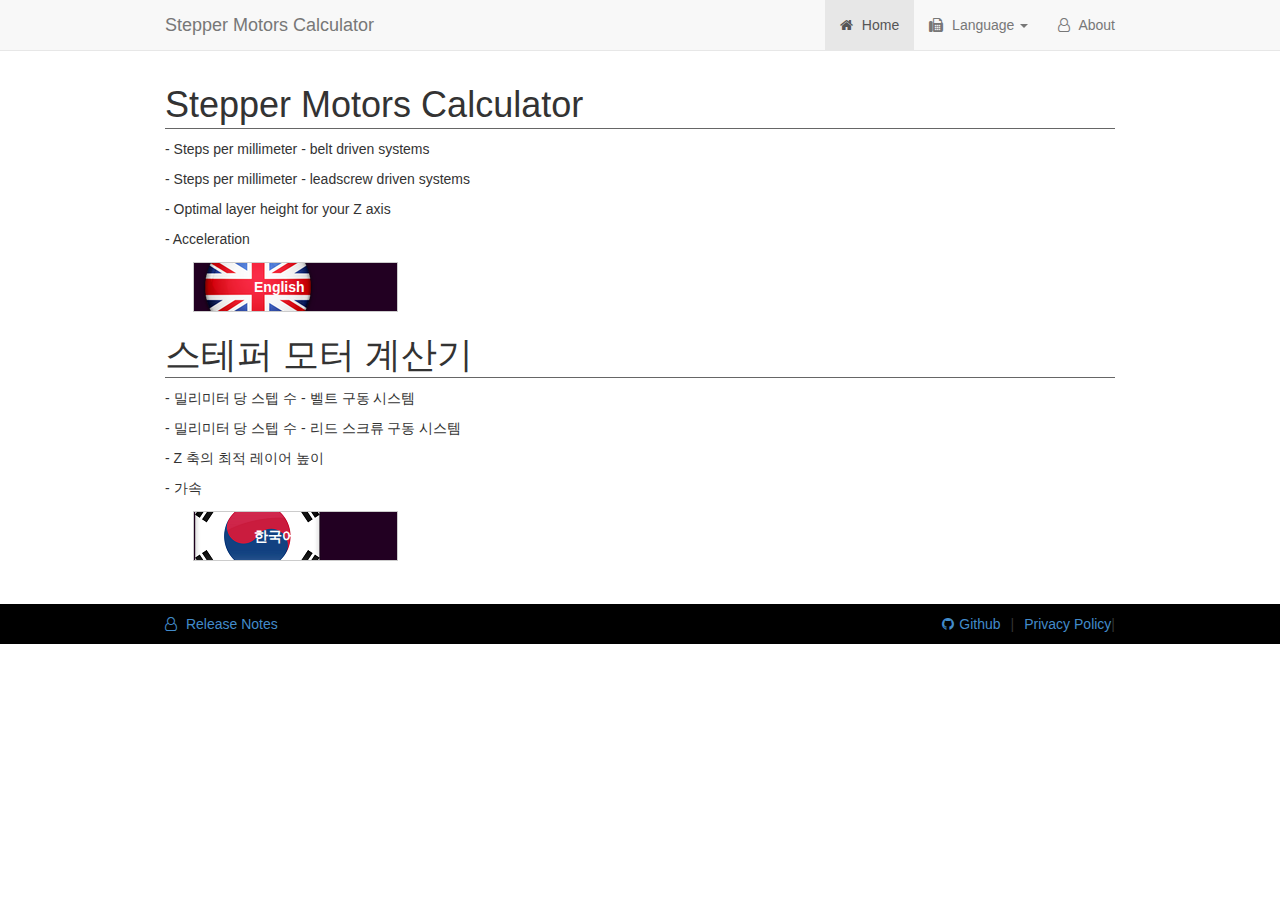
<file: docs/index.html>
<!DOCTYPE html>
<html class="no-js" lang="en-kr">

<head>
<meta charset="utf-8" />
<meta name="viewport" content="width=device-width, initial-scale=1, maximum-scale=1">
<meta name="keywords" content="Stepper Motors Calculator" />
<meta name="description" content="Stepper Motors Calculator" />

<link rel="icon" type="image/x-icon" href="favicon.ico">
<link href="css/bootstrap.united.min.css" rel="stylesheet">
<link href="css/site.css" rel="stylesheet">
<link href="css/font-awesome.min.css" rel="stylesheet">

<title>Stepper Motors Calculator</title>
<style type="text/css">
#language-toggle { padding:25px 0 0 0; }
.nav-button ul {list-style-type:none; margin:0px; padding-left:25px; margin-right:15px; display:flex; flex-wrap: wrap;} 
.nav-button ul li {float:left; width:205px; margin:3px;} 
.nav-button ul li a {display:block; padding:4px 4px 4px 60px; margin:2px; background-color:#202; border:solid 1px #ccc; color:#fff; text-decoration:none; font-weight:bold; text-align:left; height:50px;  display:table-cell; vertical-align:middle; width:205px;  background-repeat:no-repeat; background-position:left;}
.nav-button ul li a:hover, .nav-button ul li a.active {background-color:#c62920;}

#request-nav {list-style-type:none; margin:2px 0px 0px 2px; color:#999; padding:0px; display:table ; float:left; width:205px;} 
#request-nav a {display:block; padding:1px 0px 2px 60px; margin:2px; border:1px solid #999; background-color:#FFF; border:solid 3px #ccc; color:#999; text-decoration:none; font-weight:bold; text-align:left; height:50px;  display:table-cell; vertical-align:middle; width:205px;  background-repeat:no-repeat; background-position:left;}

.rtl #request-nav {margin:2px 2px 0px 0px; float:right; padding: 0px;} 
.rtl #request-nav a {padding:1px 60px 2px 0px; text-align:right; background-position:right;}

.rtl .nav-button ul {margin-left:15px; margin-right:0px; padding: 0px;} 
.rtl .nav-button ul li {float:right;} 
.rtl .nav-button ul li a {padding:4px 60px 4px 4px; text-align:right; background-position:right;}

.flag-english a {background:url(images/flag-united-kingdom-icon.png?la=en)}
.flag-korean a {background:url(images/flag-korea-icon.png?la=en)}
.flag-chinese a {background:url(images/flag-china-icon.png?la=en)}

.battery-life a {background:url(images/battery-icon2125.png?la=en)}
.btu-joules a {background:url(images/joules-icon2125.png?la=en)}
.capacitance a {background:url(images/capacitor-icon2125.png?la=en)}
.capacitor-discharge a {background:url(images/capacitor-discharge-icon2125.png?la=en)}
.capacitor-series-parallel a {background:url(images/capacitor-series-parallel-icon2125.png?la=en)}
.current-divider a {background:url(images/current-divider-icon2125.png?la=en)}
.dbm-watts a {background:url(images/dbm-icon2125.png?la=en)}
.force a {background:url(images/force-icon2125.png?la=en)}
.fractions a {background:url(images/decimal-icon2125.png?la=en)}
.inductance a {background:url(images/inductance-icon2125.png?la=en)}
.led-series a {background:url(images/led-icon2125.png?la=en)}
.length a {background:url(images/ruler-icon2125.png?la=en)}
.ohms-law a {background:url(images/ohms-icon2125.png?la=en)}
.pcb-trace-width a {background:url(images/pcb-trace-width-icon2125.png?la=en)}
.pressure a {background:url(images/pressure-icon2125.png?la=en)}
.reactance a {background:url(images/reactance-icon2125.png?la=en)}
.request a {background:url(images/request-icon.png)}
.resistor-parallel-series a {background:url(images/resistor-parallel-series-icon2125.png?la=en)}
.resistors a {background:url(images/resistor-icon2125.png?la=en)}
.temperature a {background:url(images/temp-icon2125.png?la=en)}
.time a {background:url(images/time-icon2125.png?la=en)}
.voltage-divider a {background:url(images/voltage-divider-icon2125.png?la=en)}
.volume a {background:url(images/volume-icon2125.png?la=en)}
.weight a  {background:url(images/scales-icon2125.png?la=en)}

@media screen and (max-width:500px){
.nav-button ul {padding:0px;} 
.nav-button ul li {width: auto; margin:3px; padding-left: 25px;} 
#request-nav {width: auto; padding-left: 12.5px;}
}
</style>
<link rel='stylesheet' id='klein-bootstrap-css'  href='css/bootstrap7a2a.css?ver=2.1.4.4' type='text/css' media='all' />
<link rel='stylesheet' id='klein-layout-css'  href='css/layout7a2a.css?ver=2.1.4.4' type='text/css' media='all' />
<!--link rel='stylesheet' id='klein-mobile-stylesheet-css'  href='css/mobile7a2a.css?ver=2.1.4.4' type='text/css' media='all' /-->

<script type='text/javascript' src='js/jquery/jqueryb8ff.js?ver=1.12.4'></script>
<script type='text/javascript' src='js/jquery/jquery-migrate.min330a.js?ver=1.4.1'></script>

<link rel="stylesheet" type="text/css" href="css/fonts.css" />
<link rel="stylesheet" type="text/css" href="css/global3683.css" />
        
</head>
<body itemscope itemtype="http://schema.org/WebPage" class="ltr">
    <div class="wrap">
        <div class="nav-wrap" id="siteNavigation"></div>
        <div class="container">
            <div class="site-index">
                <div class="body-content">

<h1 class="headline-border">Stepper Motors Calculator</h1>
<p>- Steps per millimeter - belt driven systems</p>
<p>- Steps per millimeter - leadscrew driven systems</p>
<p>- Optimal layer height for your Z axis</p>
<p>- Acceleration</p>
<div class="nav-button">
<ul>
    <li class="flag-english"><a href="en/index.html">English</a></li>
</ul>
</div>
<div class="clear">&nbsp;</div>
<h1 class="headline-border">스테퍼 모터 계산기</h1>
<p>- 밀리미터 당 스텝 수 - 벨트 구동 시스템</p>
<p>- 밀리미터 당 스텝 수 - 리드 스크류 구동 시스템</p>
<p>- Z 축의 최적 레이어 높이</p>
<p>- 가속</p>
<div class="nav-button">
<ul>
    <li class="flag-korean"><a href="ko/index.html">한국어</a></li>
</ul>
</div>
<div class="clear">&nbsp;</div>
<!--
<h1 class="headline-border">步进电机计算器</h1>
<p>- 每毫米步数 - 皮带驱动系统</p>
<p>- 每毫米步数 - 导螺杆驱动系统</p>
<p>- Z轴的最佳图层高度</p>
<P>- 加速</P>
<div class="nav-button">
<ul>
    <li class="flag-chinese"><a href="zh/index.html">中文`</a></li>
</ul>
</div>
<div class="clear">&nbsp;</div>
-->  
            </div>
        </div>
    </div>

    <footer class="footer gutter-lg-top">
        <div class="container">
            <a href="en/release-notes.html"><i class="fa fa-user-o gutter-sm-right"></i> Release Notes</a>
	        <span class="pull-right"> | </span>
            <a href="en/privacy-policy.html" class="pull-right gutter-md-left">Privacy Policy</a>
            <span class="pull-right"> | </span>
            <a href="https://github.com/ZalophusDokdo/StepperMotorsCalculator" target="_blank" class="pull-right gutter-md-right"><i class="fa fa-github gutter-sm-right"></i>Github</a>
        </div>
    </footer>
</div>

        <script src="js/jquery.js"></script>
        <script src="js/bootstrap.js"></script>
        <script src="js/jquery.bootstrap-autohidingnavbar.js"></script>
        <script type="text/javascript">
            $(function(){
                jQuery('#siteNavigation').load('navigation.html', function(){
                    jQuery("nav.navbar-fixed-top").autoHidingNavbar({animationDuration: 250, showOnUpscroll: true, showOnBottom: false});
                    setTimeout(function(){$("ul.navbar-right li:eq(0)").addClass('active');}, 100);
                });
            });
            
        </script>
    </body>

</html>
</file>
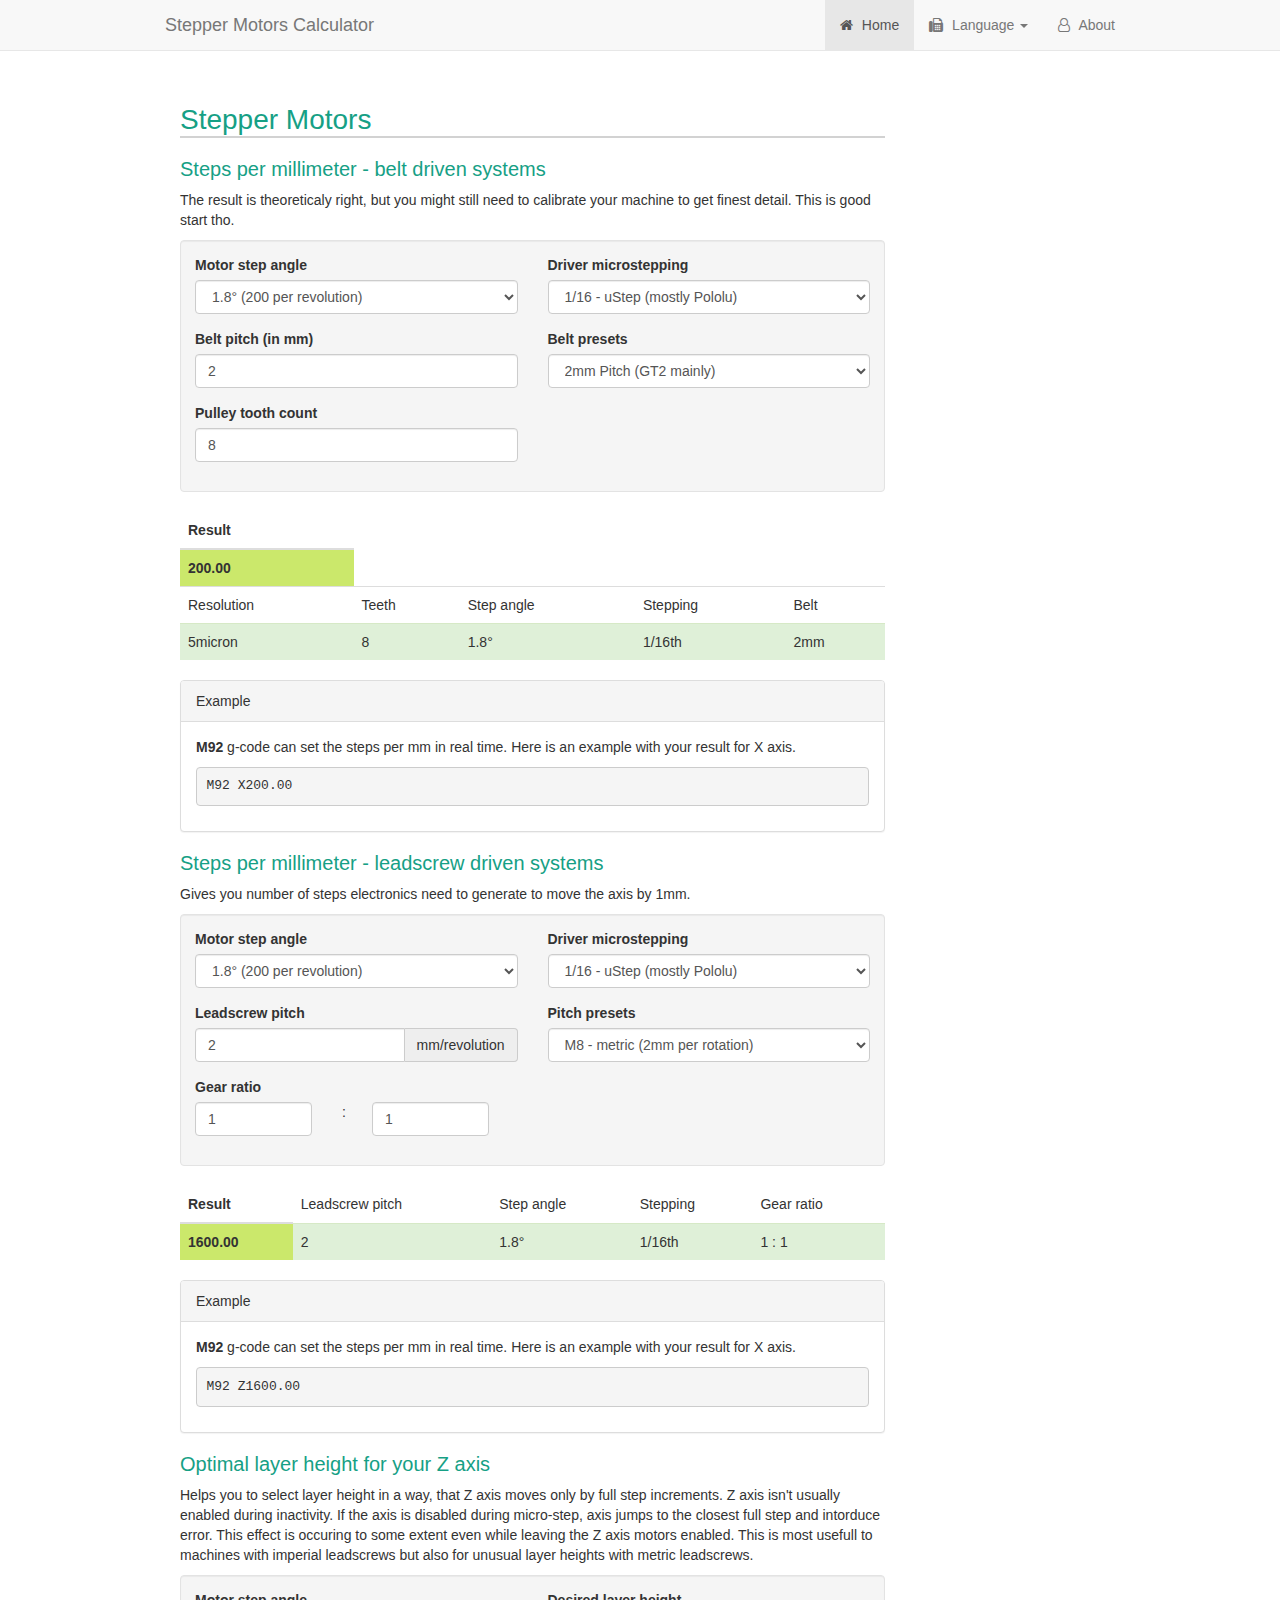
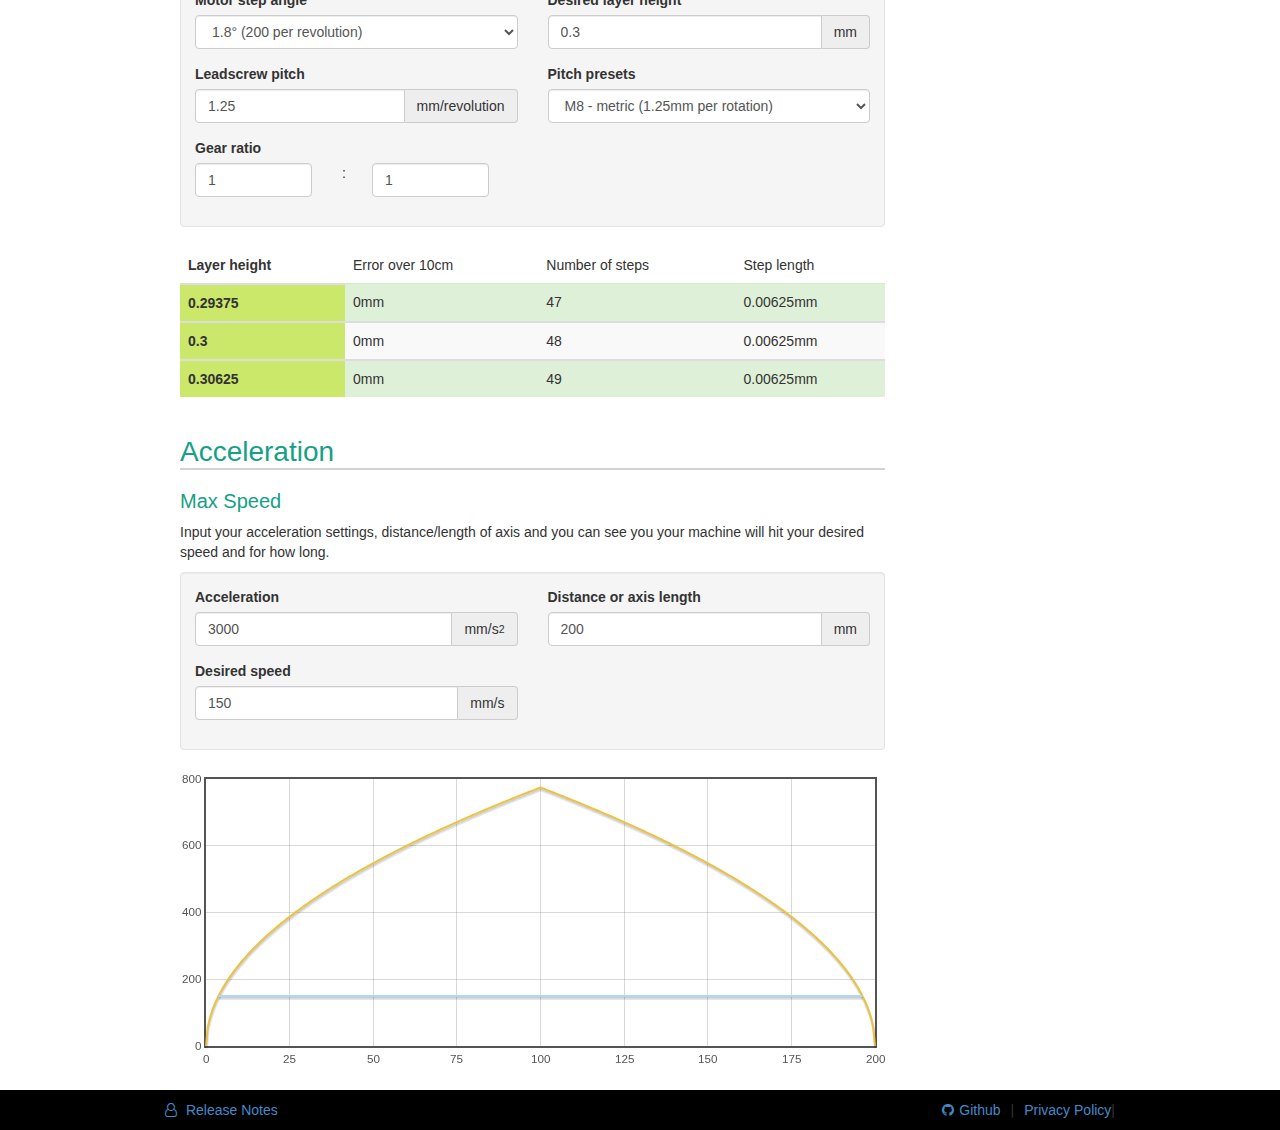
<file: docs/en/index.html>
<!DOCTYPE html>
<html lang="en-US">

<meta http-equiv="content-type" content="text/html;charset=UTF-8" />
<head>
<meta charset="UTF-8">
<meta name="viewport" content="width=device-width, initial-scale=1.0">
<meta name="description" content="Stepper Motors Calculator"/>
<meta http-equiv="X-UA-Compatible" content="IE=edge">

<link rel="icon" type="image/x-icon" href="favicon.ico">
<link href="../css/bootstrap.united.min.css" rel="stylesheet">
<link href="../css/site.css" rel="stylesheet">
<link href="../css/font-awesome.min.css" rel="stylesheet">

<title>Stepper Motors Calculator</title>

<!-- favicon -->
<link rel="icon" href="../favicon.ico" type="image/x-icon" />
<link rel="shortcut icon" href="../favicon.ico" type="image/x-icon" />
<!-- favicon end -->

<link rel='stylesheet' id='klein-bootstrap-css'  href='../css/bootstrap7a2a.css?ver=2.1.4.4' type='text/css' media='all' />
<link rel='stylesheet' id='klein-layout-css'  href='../css/layout7a2a.css?ver=2.1.4.4' type='text/css' media='all' />
<!--link rel='stylesheet' id='klein-mobile-stylesheet-css'  href='../css/mobile7a2a.css?ver=2.1.4.4' type='text/css' media='all' /-->

<script type='text/javascript' src='../js/jquery/jqueryb8ff.js?ver=1.12.4'></script>
<script type='text/javascript' src='../js/jquery/jquery-migrate.min330a.js?ver=1.4.1'></script>

<link rel="stylesheet" type="text/css" href="../css/fonts.css" />
<link rel="stylesheet" type="text/css" href="../css/global3683.css" />

</head>

<body class="page-template page-template-calculator page-template-calculator-php page page-id-3416 group-blog klein wpb-js-composer js-comp-ver-4.3.4 vc_responsive">
    <div class="wrap">
        <div class="nav-wrap" id="siteNavigation"></div>
        <div class="container">
            <div class="site-index">
                <div class="body-content">

<div id="page" class="hfeed site boxed">
<div id="main" class="container site-main">

  <div id="calculator">
    <div class="row">
      <div class="col-md-9">

        <section id="steppers">

          <div id="steppermotors"></div>
          <div class="page-header">
            <h1>Stepper Motors</h1>
          </div>

          <div id="belt">
            <div id="stepspermmbelt"> </div>
            <h2 id="headings">Steps per millimeter - belt driven systems</h2>
            <p>The result is theoreticaly right, but you might still need to calibrate your machine to get finest detail. This is good start tho.</p>
            <div class="calculation well">  
            <div class="row">
            <div class="col-md-6">
            <div class="form-group">
              <label for="StepSize">Motor step angle</label>
              <select id="StepSize" class="form-control change">
                <option value="1.8" selected>1.8° (200 per revolution)</option>
                <option value="0.9">0.9° (400 per revolution)</option>
                <option value="7.5">7.5° (48 per revolution)</option>
              </select>
            </div>
            </div>
              
            <div class="col-md-6">
            <div class="form-group">
            <label for="MicroStepping">Driver microstepping</label>
              <select id="MicroStepping" class="form-control change">
                <option value="1">1 - full step</option>
                <option value="2">1/2 - half step</option>
                <option value="4">1/4 - quater step</option>
                <option value="8">1/8 - uStep (mostly Gen6)</option>
                <option value="16" selected>1/16 - uStep (mostly Pololu)</option>
                <option value="16">1/16- uStep (Smoothieboard)</option>
                <option value="32">1/32- uStep (Crazy Smoothieboard)</option>
              </select>
            </div>
            </div></div>

            <div class="row">
            <div class="col-md-6">
            <div class="form-group">
              <label for="BeltPitch">Belt pitch (in mm)</label>
              <input type="text" id="BeltPitch" value="2" class="change form-control" /> 
            </div>
            </div>

            <div class="col-md-6">
            <div class="form-group">   
              <label for="BeltPresets">Belt presets</label>
              <select  id="BeltPresets" class="form-control change">
                <option value="2.0">2mm Pitch (GT2 mainly)</option>
                <option value="2.03">MXL belt (2.03mm)</option>
                <option value="2.5">T2.5 (2.5mm)</option>
                <option value="3">3mm Pitch (GT2, HTD)</option>
                <option value="5">5mm Pitch (T5, GT2, HTD)</option>
                <option value="5.08">0.2" XL belt (5.08mm)</option>
              </select>
            </div>
            </div>
            </div>

            <div class="row">
            <div class="col-md-6">
            <div class="form-group">

            <label for="ToothCount">Pulley tooth count</label>
            <input type="text" id="ToothCount" value="8" class="change form-control" />
            </div>
            </div>
            </div>
            </div>

            <table class="table table-striped">
            <thead>
              <tr>
                <th>Result</th>
              </tr>
            </thead>
            <tbody>
              <tr class="success">
                <td style="background-color:#CBE86B;"><strong class="answer">0</strong></td>
               </tr>
            </tbody>

            <thead>
              <tr>
                <td>Resolution</td>
                <td>Teeth</td>
                <td>Step angle</td>
                <td>Stepping</td>
                <td>Belt</td>
              </tr>
            </thead>

            <tbody>
              <tr class="success">
                <td><span class="CopyResolution"></span>micron</td>
                <td><span class="CopyToothCount">0</span></td>
                <td><span class="CopyStepSize">0</span>°</td>
                <td>1/<span class="CopyMicroStepping">0</span>th</td>
                <td><span class="CopyBeltPitch">0</span>mm</td>
               </tr>
            </tbody>
            </table>

            <div class="panel panel-default">
              <div class="panel-heading">Example</div>
              <div class="panel-body"><p><strong>M92</strong> g-code can set the steps per mm in real time. Here is an example with your result for X axis.</p>
              <pre>M92 X<span class="answer">0</span></pre>
              </div>
            </div>

            <script type="text/javascript"> 
            var $ = jQuery;

            function SteppersBelt(){ 
            var StepSize, Microstepping, BeltPitch, ToothCount;
            StepSize = parseFloat($("#steppers #belt #StepSize").val());
            Microstepping = parseInt($("#steppers #belt #MicroStepping").val());
            BeltPitch = parseFloat($("#steppers #belt #BeltPitch").val());
            ToothCount = parseInt($("#steppers #belt #ToothCount").val());
            var StepsPerMM;
            StepsPerMM = ((360/StepSize)*Microstepping)/(BeltPitch*ToothCount);
            $("#steppers #belt .answer").text(StepsPerMM.toFixed(2)); 

            $("#steppers #belt .CopyResolution").text((1./StepsPerMM)*1000);
            $("#steppers #belt .CopyToothCount").text(ToothCount);
            $("#steppers #belt .CopyStepSize").text(StepSize);
            $("#steppers #belt .CopyMicroStepping").text(Microstepping);
            $("#steppers #belt .CopyBeltPitch").text(BeltPitch);
            }
            $("#steppers #belt .changePreset").change(function () {
              BeltPitchPreset = parseFloat($("#steppers #belt #BeltPresets").val());
              $("#steppers #belt #BeltPitch").val(BeltPitchPreset);
              SteppersBelt();
            });
            $("#steppers #belt .change").change(function () {
              SteppersBelt();
            });
            SteppersBelt();
             
            </script>

            </div><!-- END OF BELTS -->

            <div id="leadscrew">
              <div id="stepspermmlead"> </div>
              <h2 id="headings">Steps per millimeter - leadscrew driven systems</h2>
              <p>Gives you number of steps electronics need to generate to move the axis by 1mm.</p>
              <div class="calculation well">    
              <div class="row">
              <div class="col-md-6">
              <div class="form-group">
              <label for="StepSize">Motor step angle</label>
              <select id="StepSize" class="form-control change">
                <option value="1.8" selected>1.8° (200 per revolution)</option>
                <option value="0.9">0.9° (400 per revolution)</option>
                <option value="7.5">7.5° (48 per revolution)</option>
              </select>
              </div>
              </div>

              <div class="col-md-6">
              <div class="form-group">
              <label for="MicroStepping">Driver microstepping</label>
              <select id="MicroStepping" class="form-control change">
                <option value="1">1 - full step</option>
                <option value="2">1/2 - half step</option>
                <option value="4">1/4 - quater step</option>
                <option value="8">1/8 - uStep (mostly Gen6)</option>
                <option value="16" selected>1/16 - uStep (mostly Pololu)</option>
                <option value="16">1/16- uStep (Smoothieboard)</option>
                <option value="32">1/32- uStep (Crazy Smoothieboard)</option>
              </select>
              </div>
              </div>
              </div>

              <div class="row">
              <div class="col-md-6">
              <div class="form-group">
              <label for="LeadscrewPitch">Leadscrew pitch</label>
              <div class="input-group">
                <input type="text" id="LeadscrewPitch" value="2" size="3"  class="form-control change" /> 
                <div class="input-group-addon">mm/revolution</div>
                </div>
              </div>
              </div>

              <div class="col-md-6">
              <div class="form-group">
              <label for="LeadscrewPresets">Pitch presets</label>
              <select id="LeadscrewPresets" class="form-control change changePreset">
		<option value="2">M8 - metric (2mm per rotation)</option>
		<option value="1.25">M8 - metric (1.25mm per rotation)</option>
                <option value="1">M6 - metric (1mm per rotation)</option>
                <option value="0.8">M5 - metric (0.8mm per rotation)</option>
                <option value="12">12 (12mm per rotation)</option>
                <option value="16">16 (16mm per rotation)</option>
                <option value="25">25 (25mm per rotation)</option>
                <option value="1.41111">5/16"-18 imperial coarse (1.41111mm per rotation)</option>
                <option value="1.270">3/16"-20 imperial (1.270mm per rotation)</option>
                <option value="1.5875">1/4"-16 Acme (1.5875mm per rotation)</option>
              </select>
              </div>
              </div>
            </div>
              
            <div class="row">
              <div class="col-md-6">
              <div class="form-group">
              <label for="PulleyMotor">Gear ratio</label>
              
                <div class="row">
                  <div class="col-xs-5">
                    <input type="text" id="PulleyMotor" value="1" class="form-control change" />
                  </div>
                  <div class="col-xs-1"> :</div>
                    <div class="col-xs-5"><input type="text" id="PulleyLeadscrew" value="1" class="form-control change" />
                  </div>
              </div>   
              </div>
            </div>

          </div>
          </div>

          <table class="table table-striped">
          <thead>
            <tr>
              <th>Result</th>
              <td>Leadscrew pitch</td>
              <td>Step angle</td>
              <td>Stepping</td>
              <td>Gear ratio</td>
            </tr>
          </thead>

          <tbody>
            <tr class="success">
              <td style="background-color:#CBE86B;"><strong class="answer">0</strong></td>
              <td><span class="CopyLeadscrewPitch">8</span></td>
              <td><span class="CopyStepSize">1.8</span>°</td>
              <td>1/<span class="CopyMicroStepping">16</span>th</td>
              <td><span class="CopyPulleyMotor">2</span> : <span class="CopyPulleyLeadscrew">2</span></td>
            </tr>
          </tbody>
          </table>

            <div class="panel panel-default">
              <div class="panel-heading">Example</div>
              <div class="panel-body"><p><strong>M92</strong> g-code can set the steps per mm in real time. Here is an example with your result for X axis.</p>
              <pre>M92 Z<span class="answer">0</span></pre></div>
            </div>
            
            <script type="text/javascript"> 

            function SteppersLeadscrew(){ 
            var StepSize, Microstepping, BeltPitch, ToothCount;
            StepSize = parseFloat($("#steppers #leadscrew #StepSize").val());
            Microstepping = parseInt($("#steppers #leadscrew #MicroStepping").val());
            LeadscrewPitch = parseFloat($("#steppers #leadscrew #LeadscrewPitch").val());
            PulleyMotor = parseInt($("#steppers #leadscrew #PulleyMotor").val());
            PulleyLeadscrew = parseInt($("#steppers #leadscrew #PulleyLeadscrew").val());
            var StepsPerMM;
            
            StepsPerMM = ((360/StepSize)*Microstepping)/(LeadscrewPitch)*(PulleyLeadscrew/PulleyMotor);
            $("#steppers #leadscrew .answer").text(StepsPerMM.toFixed(2)); 

            $("#steppers #leadscrew .CopyLeadscrewPitch").text(LeadscrewPitch);
            $("#steppers #leadscrew .CopyStepSize").text(StepSize);
            $("#steppers #leadscrew .CopyMicroStepping").text(Microstepping);
            $("#steppers #leadscrew .CopyPulleyMotor").text(PulleyMotor);
            $("#steppers #leadscrew .CopyPulleyLeadscrew").text(PulleyLeadscrew);
            }
            $("#steppers #leadscrew .changePreset").change(function () {
              LeadscrewPitchPreset = parseFloat($("#steppers #leadscrew #LeadscrewPresets").val());
              $("#steppers #leadscrew #LeadscrewPitch").val(LeadscrewPitchPreset);
              SteppersLeadscrew();
            });

            $("#steppers #leadscrew .change").change(function () {
              SteppersLeadscrew();
            });
            SteppersLeadscrew();
             
            </script>

          </div> <!-- END OF Leadscrews -->

          <div id="layerheight">
            <div id="optimallayer"> </div>
            <h2 id="headings">Optimal layer height for your Z axis</h2>
            <p>Helps you to select layer height in a way, that Z axis moves only by full step increments. Z axis isn't usually enabled during inactivity. If the axis is disabled during micro-step, axis jumps to the closest full step and intorduce error. This effect is occuring to some extent even while leaving the Z axis motors enabled. This is most usefull to machines with imperial leadscrews but also for unusual layer heights with metric leadscrews.</p>
            <div class="calculation well">
            
            <div class="row">
            <div class="col-md-6">
            <div class="form-group">
              <label for="StepSize">Motor step angle</label>
              <select id="StepSize" class="form-control change">
                <option value="200">1.8° (200 per revolution)</option>
                <option value="400">0.9° (400 per revolution)</option>
                <option value="48">7.5° (48 per revolution)</option>
              </select>
              </div>
              </div>

            <div class="col-md-6">
            <div class="form-group">
              <label for="DesiredHeight">Desired layer height</label>
              <div class="input-group">
                <input type="text" id="DesiredHeight" value="0.3" size="3"  class="form-control change" /> 
                <div class="input-group-addon">mm</div>
                </div>
              </div>
            </div>
            </div>

            <div class="row">
            <div class="col-md-6">
            <div class="form-group">
              <label class="span3" style="margin-left: 0px;">Leadscrew pitch</label>
              <div class="input-group">
                <input type="text" id="LeadscrewPitch" value="1.25" size="3"  class="form-control change" /> 
                <div class="input-group-addon">mm/revolution</div>
              </div>
            </div>
            </div>

            <div class="col-md-6">
            <div class="form-group">
              <label for="LeadscrewPresets">Pitch presets</label>
              <select id="LeadscrewPresets" class="form-control change changePreset">
                <option value="1.25">M8 - metric (1.25mm per rotation)</option>
                <option value="1">M6 - metric (1mm per rotation)</option>
                <option value="0.8">M5 - metric (0.8mm per rotation)</option>
                <option value="12">12 (12mm per rotation)</option>
                <option value="16">16 (16mm per rotation)</option>
                <option value="25">25 (25mm per rotation)</option>
                <option value="1.41111">5/16"-18 imperial coarse (1.41111mm per rotation)</option>
                <option value="1.270">3/16"-20 imperial (1.270mm per rotation)</option>
                <option value="1.5875">1/4"-16 Acme (1.5875mm per rotation)</option>
              </select>
            </div>
            </div>
            </div>
              
            <div class="row">
            <div class="col-md-6">
            <div class="form-group">
              <label for="PulleyMotor">Gear ratio</label>
                <div class="row">
                  <div class="col-xs-5">
                    <input type="text" id="PulleyMotor" value="1" class="form-control change" />
                  </div>
                  <div class="col-xs-1"> :</div>
                    <div class="col-xs-5"><input type="text" id="PulleyLeadscrew" value="1" class="form-control change" />
                  </div>
              
              </div>
              </div>
            </div>
            </div>
            </div>
            
            <table class="table table-striped">
            <thead>
              <tr>
                <th>Layer height</th>
                <td>Error over 10cm</td>
                <td>Number of steps</td>
                <td>Step length</td>
              </tr>
            </thead>

          <tbody id="FloorSuggested">
            <tr class="success" >
              <td style="background-color:#CBE86B;"><strong class="answer">0</strong></td>
              <td><span class="CopyError">8</span>mm</td>
              <td><span class="CopyStepCount">8</span></td>
              <td><span class="CopyStepSize">1.8</span>mm</td>
            </tr>
          </tbody>

          <tbody id="Suggested">
            <tr id="suggestedHeight" >
              <td id="suggestedHighlight" style="background-color:red;"><strong class="answer">0</strong></td>
              <td><span class="CopyError">8</span>mm</td>
              <td><span class="CopyStepCount">8</span></td>
              <td><span class="CopyStepSize">1.8</span>mm</td>
            </tr>
          </tbody>

          <tbody id="CeilSuggested">
            <tr class="success" >
              <td style="background-color:#CBE86B;"><strong class="answer">0</strong></td>
              <td><span class="CopyError">8</span>mm</td>
              <td><span class="CopyStepCount">8</span></td>
              <td><span class="CopyStepSize">1.8</span>mm</td>
            </tr>
          </tbody>
          </table>

            <script type="text/javascript">

            function SteppersLayerheight(){ 
            var StepSize, Microstepping, BeltPitch, ToothCount;
            StepSize = parseFloat($("#steppers #layerheight #StepSize").val());
            DesiredHeight = parseFloat($("#steppers #layerheight #DesiredHeight").val());
            LeadscrewPitch = parseFloat($("#steppers #layerheight #LeadscrewPitch").val());
            PulleyMotor = parseInt($("#steppers #layerheight #PulleyMotor").val());
            PulleyLeadscrew = parseInt($("#steppers #layerheight #PulleyLeadscrew").val());
            var StepsPerMM;
            
            StepLenght = (parseInt(LeadscrewPitch*1000000)/parseInt(StepSize*1000000))*(PulleyLeadscrew/PulleyMotor);
            LenghtsPerLayer = (parseInt(DesiredHeight*1000000)/parseInt(StepLenght*1000000));
            FloorLenghtsPerLayer = Math.floor(LenghtsPerLayer);
            CeilLenghtsPerLayer = Math.ceil(LenghtsPerLayer);

            if(FloorLenghtsPerLayer == CeilLenghtsPerLayer){
              // good layer height suggested
              $("#steppers #layerheight #suggestedHighlight").css("background-color","#CBE86B");

              FloorLenghtsPerLayer--;
              CeilLenghtsPerLayer++;

              FloorHeight = FloorLenghtsPerLayer*StepLenght;
              CeilHeight = CeilLenghtsPerLayer*StepLenght;
              errorSign = 0;
              errorPer10cm = 0;
            }else{
              // not a good layer height suggested
              $("#steppers #layerheight #suggestedHighlight").css("background-color","#FF8473");
              FloorHeight = FloorLenghtsPerLayer*StepLenght;
              FloorHeight = FloorHeight.toPrecision(4);
              CeilHeight = CeilLenghtsPerLayer*StepLenght;
              CeilHeight = CeilHeight.toPrecision(4);

              errorPerStep = LenghtsPerLayer - Math.floor(LenghtsPerLayer);

              errorSign = "-";
              if(errorPerStep > 0.5){
                errorPerStep = 1-errorPerStep;
                errorSign = "+";
              }
              error10cmsteps = 100/DesiredHeight;
              errorPer10cm = error10cmsteps*errorPerStep*StepLenght;
            }

            //alert(LenghtsPerLayer +" "  + FloorLenghtsPerLayer + " - " + CeilLenghtsPerLayer)

            // original line
            $("#steppers #layerheight #Suggested .answer").text(DesiredHeight); 
            $("#steppers #layerheight #Suggested .CopyStepCount").text(LenghtsPerLayer); 
            $("#steppers #layerheight #Suggested .CopyStepSize").text(StepLenght); 
            $("#steppers #layerheight #Suggested .CopyError").text(errorSign+errorPer10cm); 

            // floor value
            $("#steppers #layerheight #FloorSuggested .answer").text(FloorHeight);
            $("#steppers #layerheight #FloorSuggested .CopyStepCount").text(FloorLenghtsPerLayer);
            $("#steppers #layerheight #FloorSuggested .CopyStepSize").text(StepLenght); 
            $("#steppers #layerheight #FloorSuggested .CopyError").text("0"); 

            // ceil suggested
            $("#steppers #layerheight #CeilSuggested .answer").text(CeilHeight);
            $("#steppers #layerheight #CeilSuggested .CopyStepCount").text(CeilLenghtsPerLayer);
            $("#steppers #layerheight #CeilSuggested .CopyStepSize").text(StepLenght); 
            $("#steppers #layerheight #CeilSuggested .CopyError").text("0"); 

            }
            $("#steppers #layerheight .changePreset").change(function () {
              LeadscrewPitchPreset = parseFloat($("#steppers #layerheight #LeadscrewPresets").val());
              $("#steppers #layerheight #LeadscrewPitch").val(LeadscrewPitchPreset);
              SteppersLayerheight();
            });

            $("#steppers #layerheight .change").change(function () {
              SteppersLayerheight();
            });
            SteppersLayerheight();
             
            </script>

          </div> <!-- END OF layerheight -->

          </section>

          <section id="accelerationsection">

          <div id="acceleration"></div>
          <div class="page-header">
            <h1>Acceleration</h1>
          </div>

          <div id="maxSpeed">
            <div id="speed"> </div>
            <h2 id="headings">Max Speed</h2>
            <p>Input your acceleration settings, distance/length of axis and you can see you your machine will hit your desired speed and for how long.</p>
            <div class="calculation well">
              
              <div class="row">
                <div class="col-md-6">
                <div class="form-group">
                <label for="acceleration">Acceleration</label>
                <div class="input-group">
                  <input type="text" id="acceleration" value="3000" size="3"  class="form-control change" /> 
                  <div class="input-group-addon">mm/s<sup>2</sup></div>
                </div>
                </div>
                </div>

                <div class="col-md-6">
                <div class="form-group">
                <label for="distance">Distance or axis length</label>
                <div class="input-group">
                  <input type="text" id="distance" value="200" size="3"  class="form-control change" /> 
                  <div class="input-group-addon">mm</div>
                </div>
                </div>
                </div>
              </div>

              <div class="row">
                <div class="col-md-6">
                <div class="form-group">
                <label for="Desired speed">Desired speed</label>
                <div class="input-group">
                  <input type="text" id="desiredSpeed" value="150" size="3"  class="form-control change" /> 
                  <div class="input-group-addon">mm/s</div>
                </div>
                </div>
                </div>
              </div>
              </div>
            </div>
            
            <div class="calculation" id="maxAccelerationGraph" style="min-height: 300px;">
            </div>

            <script src="../js/jquery.flot.js"></script>
            <script type="text/javascript"> 
            var $ = jQuery;

            function AccelerationMaxSpeed(){ 
            var StepSize, Microstepping, BeltPitch, ToothCount;
            Acceleration = parseFloat($("#maxSpeed #acceleration").val());
            Distance = parseInt($("#maxSpeed #distance").val());
            Speed = parseFloat($("#maxSpeed #desiredSpeed").val());

            // graph
            acceleration = Acceleration;
            axisLenght = Distance;
            speed = Speed;

            timeToFullSpeed = speed/acceleration;
            distanceToFullSpeed = (acceleration*timeToFullSpeed*timeToFullSpeed)/2;

            var d2 = [];
            if((axisLenght/2)<= distanceToFullSpeed){
              time = Math.sqrt((axisLenght)/acceleration);
              speed = acceleration*time;
              timeToFullSpeed = speed/acceleration;
              distanceToFullSpeed = (acceleration*timeToFullSpeed*timeToFullSpeed)/2;
              
            }else{
            d2.push([distanceToFullSpeed, speed]);
            d2.push([axisLenght-distanceToFullSpeed, speed]);
            }

            var d1 = [];
            
            for (var i = 0; i <= axisLenght/2; i += axisLenght/400) {
              time = Math.sqrt((2*i)/acceleration);
              speed = acceleration*time;
              d1.push([i, speed]);
            }

            decelerationStartsAt = axisLenght-distanceToFullSpeed;

            for (var i = axisLenght/2; i <= axisLenght; i += axisLenght/400) {
              fakeDistance = axisLenght-i;
              time = Math.sqrt((2*fakeDistance)/acceleration);
              speed = acceleration*time;
              d1.push([i, speed]);
            }

            $.plot("#maxAccelerationGraph", [ d1, d2]);
            }

            $("#maxSpeed .change").change(function () {
              AccelerationMaxSpeed();
            });
            AccelerationMaxSpeed();
     
          </script>
          </div> <!-- END OF layerheight -->

          </section>

        </div>
     </div>
  </div>
</div><!-- #main -->
</div><!-- #page -->

            </div>
        </div>
    </div>

    <footer class="footer gutter-lg-top">
        <div class="container">
            <a href="../en/release-notes.html"><i class="fa fa-user-o gutter-sm-right"></i> Release Notes</a>
	        <span class="pull-right"> | </span>
            <a href="../en/privacy-policy.html" class="pull-right gutter-md-left">Privacy Policy</a>
            <span class="pull-right"> | </span>
            <a href="https://github.com/ZalophusDokdo/StepperMotorsCalculator" target="_blank" class="pull-right gutter-md-right"><i class="fa fa-github gutter-sm-right"></i>Github</a>
        </div>
    </footer>
</div>

        <!--script src="../js/jquery.js"></script-->
        <script src="../js/bootstrap.js"></script>
        <script src="../js/jquery.bootstrap-autohidingnavbar.js"></script>
        <script type="text/javascript">
            $(function(){
                jQuery('#siteNavigation').load('navigation.html', function(){
                    jQuery("nav.navbar-fixed-top").autoHidingNavbar({animationDuration: 250, showOnUpscroll: true, showOnBottom: false});
                    setTimeout(function(){$("ul.navbar-right li:eq(0)").addClass('active');}, 100);
                });
            });
            
        </script>
    </body>

</html>
</file>
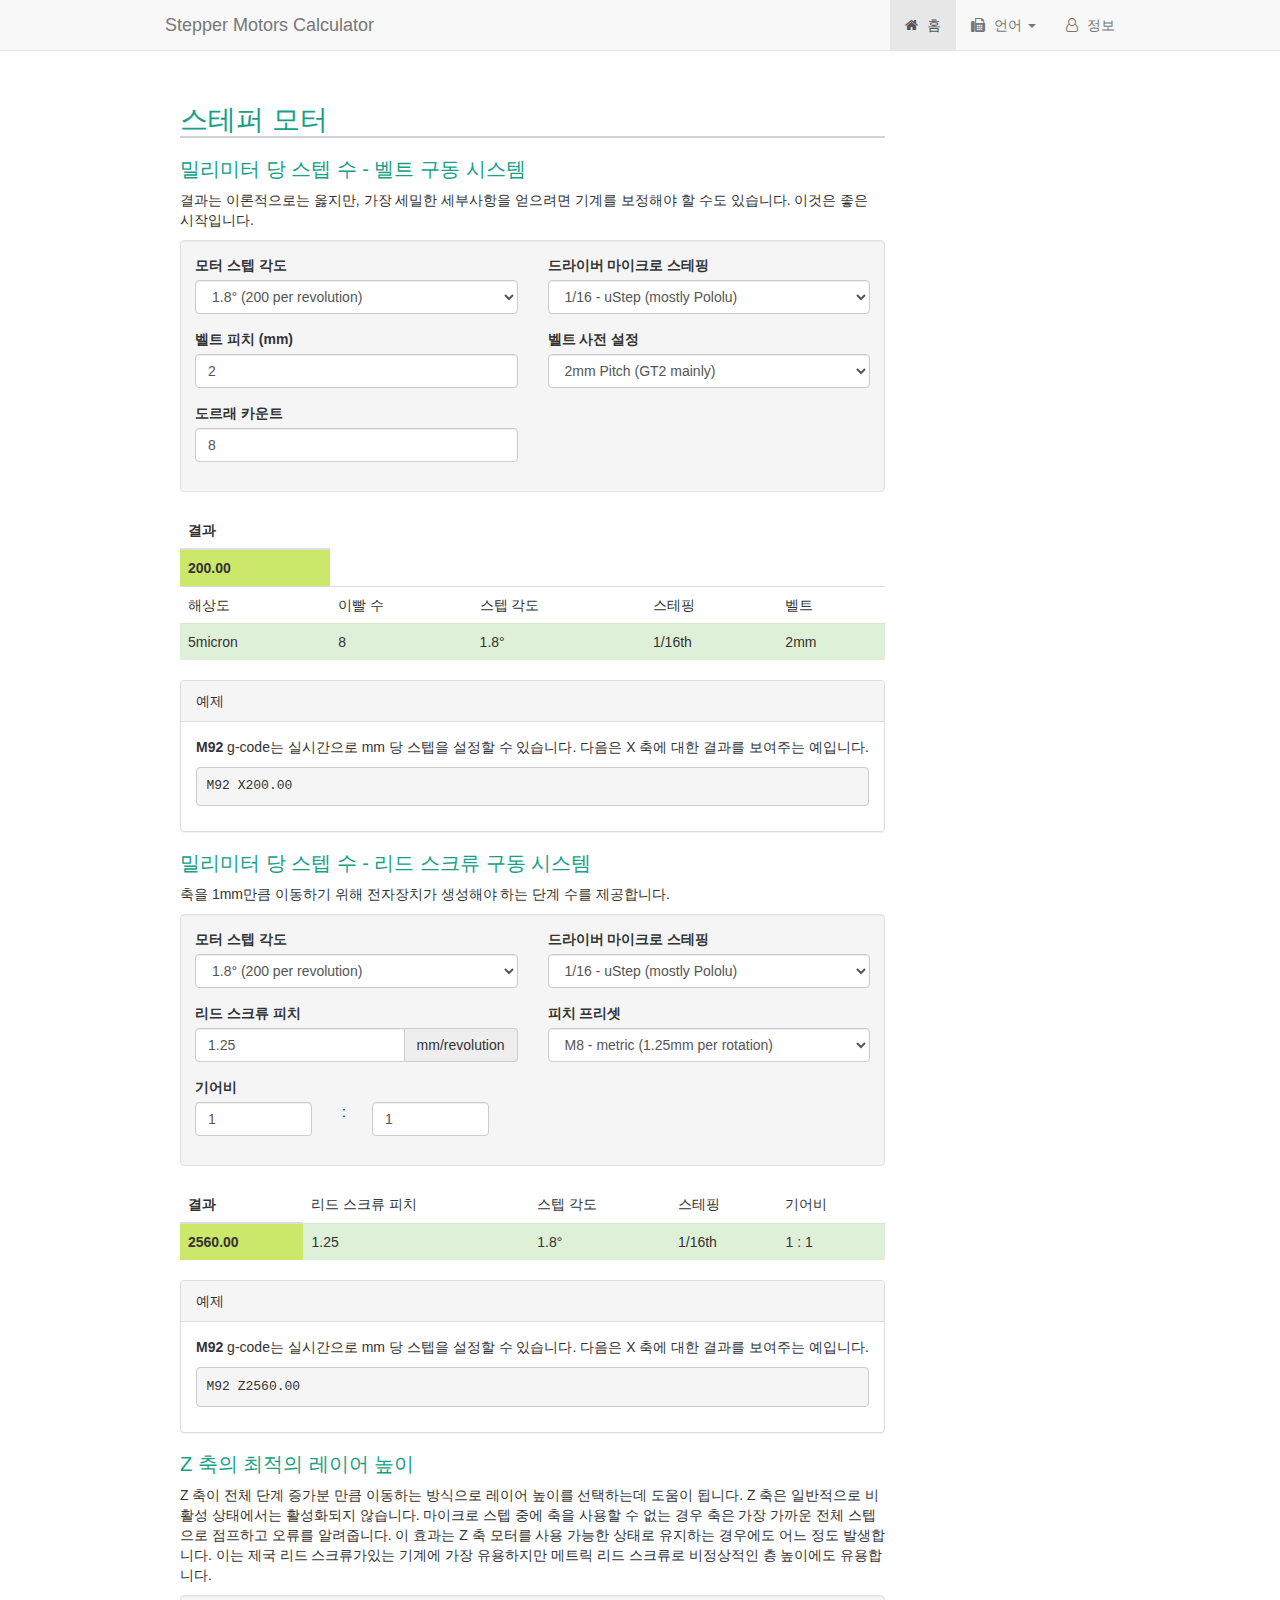
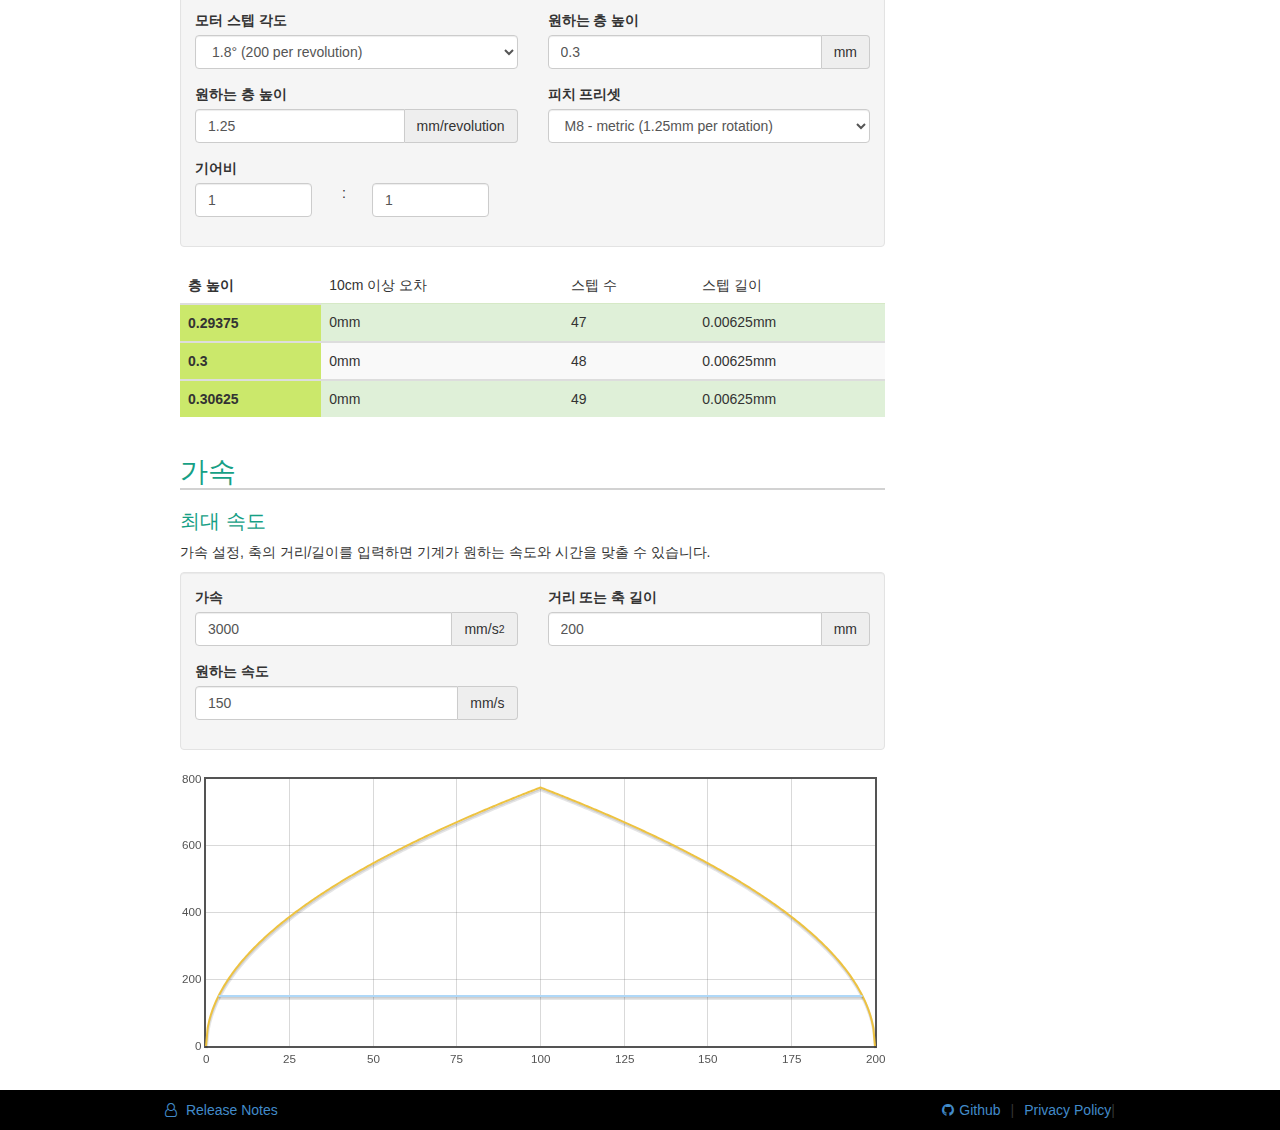
<file: docs/ko/index.html>
<!DOCTYPE html>
<html lang="en-US">

<meta http-equiv="content-type" content="text/html;charset=UTF-8" />
<head>
<meta charset="UTF-8">
<meta name="viewport" content="width=device-width, initial-scale=1.0">
<meta name="description" content="Stepper Motors Calculator"/>
<meta http-equiv="X-UA-Compatible" content="IE=edge">

<link rel="icon" type="image/x-icon" href="favicon.ico">
<link href="../css/bootstrap.united.min.css" rel="stylesheet">
<link href="../css/site.css" rel="stylesheet">
<link href="../css/font-awesome.min.css" rel="stylesheet">

<title>Stepper Motors Calculator</title>

<!-- favicon -->
<link rel="icon" href="../favicon.ico" type="image/x-icon" />
<link rel="shortcut icon" href="../favicon.ico" type="image/x-icon" />
<!-- favicon end -->

<link rel='stylesheet' id='klein-bootstrap-css'  href='../css/bootstrap7a2a.css?ver=2.1.4.4' type='text/css' media='all' />
<link rel='stylesheet' id='klein-layout-css'  href='../css/layout7a2a.css?ver=2.1.4.4' type='text/css' media='all' />
<!--link rel='stylesheet' id='klein-mobile-stylesheet-css'  href='../css/mobile7a2a.css?ver=2.1.4.4' type='text/css' media='all' /-->

<script type='text/javascript' src='../js/jquery/jqueryb8ff.js?ver=1.12.4'></script>
<script type='text/javascript' src='../js/jquery/jquery-migrate.min330a.js?ver=1.4.1'></script>

<link rel="stylesheet" type="text/css" href="../css/fonts.css" />
<link rel="stylesheet" type="text/css" href="../css/global3683.css" />

</head>

<body class="page-template page-template-calculator page-template-calculator-php page page-id-3416 group-blog klein wpb-js-composer js-comp-ver-4.3.4 vc_responsive">
    <div class="wrap">
        <div class="nav-wrap" id="siteNavigation"></div>
        <div class="container">
            <div class="site-index">
                <div class="body-content">

<div id="page" class="hfeed site boxed">
<div id="main" class="container site-main">

  <div id="calculator">
    <div class="row">
      <div class="col-md-9">

        <section id="steppers">

          <div id="steppermotors"></div>
          <div class="page-header">
            <h1>스테퍼 모터</h1>
          </div>

          <div id="belt">
            <div id="stepspermmbelt"> </div>
            <h2 id="headings">밀리미터 당 스텝 수 - 벨트 구동 시스템</h2>
            <p>결과는 이론적으로는 옳지만, 가장 세밀한 세부사항을 얻으려면 기계를 보정해야 할 수도 있습니다. 이것은 좋은 시작입니다.</p>
            <div class="calculation well">  
            <div class="row">
            <div class="col-md-6">
            <div class="form-group">
              <label for="StepSize">모터 스텝 각도</label>
              <select id="StepSize" class="form-control change">
                <option value="1.8" selected>1.8° (200 per revolution)</option>
                <option value="0.9">0.9° (400 per revolution)</option>
                <option value="7.5">7.5° (48 per revolution)</option>
              </select>
            </div>
            </div>
              
            <div class="col-md-6">
            <div class="form-group">
            <label for="MicroStepping">드라이버 마이크로 스테핑</label>
              <select id="MicroStepping" class="form-control change">
                <option value="1">1 - full step</option>
                <option value="2">1/2 - half step</option>
                <option value="4">1/4 - quater step</option>
                <option value="8">1/8 - uStep (mostly Gen6)</option>
                <option value="16" selected>1/16 - uStep (mostly Pololu)</option>
                <option value="16">1/16- uStep (Smoothieboard)</option>
                <option value="32">1/32- uStep (Crazy Smoothieboard)</option>
              </select>
            </div>
            </div></div>

            <div class="row">
            <div class="col-md-6">
            <div class="form-group">
              <label for="BeltPitch">벨트 피치 (mm)</label>
              <input type="text" id="BeltPitch" value="2" class="change form-control" /> 
            </div>
            </div>

            <div class="col-md-6">
            <div class="form-group">   
              <label for="BeltPresets">벨트 사전 설정</label>
              <select  id="BeltPresets" class="form-control change">
                <option value="2.0">2mm Pitch (GT2 mainly)</option>
                <option value="2.03">MXL belt (2.03mm)</option>
                <option value="2.5">T2.5 (2.5mm)</option>
                <option value="3">3mm Pitch (GT2, HTD)</option>
                <option value="5">5mm Pitch (T5, GT2, HTD)</option>
                <option value="5.08">0.2" XL belt (5.08mm)</option>
              </select>
            </div>
            </div>
            </div>

            <div class="row">
            <div class="col-md-6">
            <div class="form-group">

            <label for="ToothCount">도르래 카운트</label>
            <input type="text" id="ToothCount" value="8" class="change form-control" />
            </div>
            </div>
            </div>
            </div>

            <table class="table table-striped">
            <thead>
              <tr>
                <th>결과</th>
              </tr>
            </thead>
            <tbody>
              <tr class="success">
                <td style="background-color:#CBE86B;"><strong class="answer">0</strong></td>
               </tr>
            </tbody>

            <thead>
              <tr>
                <td>해상도</td>
                <td>이빨 수</td>
                <td>스텝 각도</td>
                <td>스테핑</td>
                <td>벨트</td>
              </tr>
            </thead>

            <tbody>
              <tr class="success">
                <td><span class="CopyResolution"></span>micron</td>
                <td><span class="CopyToothCount">0</span></td>
                <td><span class="CopyStepSize">0</span>°</td>
                <td>1/<span class="CopyMicroStepping">0</span>th</td>
                <td><span class="CopyBeltPitch">0</span>mm</td>
               </tr>
            </tbody>
            </table>

            <div class="panel panel-default">
              <div class="panel-heading">예제</div>
              <div class="panel-body"><p><strong>M92</strong> g-code는 실시간으로 mm 당 스텝을 설정할 수 있습니다. 다음은 X 축에 대한 결과를 보여주는 예입니다.</p>
              <pre>M92 X<span class="answer">0</span></pre>
              </div>
            </div>

            <script type="text/javascript"> 
            var $ = jQuery;

            function SteppersBelt(){ 
            var StepSize, Microstepping, BeltPitch, ToothCount;
            StepSize = parseFloat($("#steppers #belt #StepSize").val());
            Microstepping = parseInt($("#steppers #belt #MicroStepping").val());
            BeltPitch = parseFloat($("#steppers #belt #BeltPitch").val());
            ToothCount = parseInt($("#steppers #belt #ToothCount").val());
            var StepsPerMM;
            StepsPerMM = ((360/StepSize)*Microstepping)/(BeltPitch*ToothCount);
            $("#steppers #belt .answer").text(StepsPerMM.toFixed(2)); 

            $("#steppers #belt .CopyResolution").text((1./StepsPerMM)*1000);
            $("#steppers #belt .CopyToothCount").text(ToothCount);
            $("#steppers #belt .CopyStepSize").text(StepSize);
            $("#steppers #belt .CopyMicroStepping").text(Microstepping);
            $("#steppers #belt .CopyBeltPitch").text(BeltPitch);
            }
            $("#steppers #belt .changePreset").change(function () {
              BeltPitchPreset = parseFloat($("#steppers #belt #BeltPresets").val());
              $("#steppers #belt #BeltPitch").val(BeltPitchPreset);
              SteppersBelt();
            });
            $("#steppers #belt .change").change(function () {
              SteppersBelt();
            });
            SteppersBelt();
             
            </script>

            </div><!-- END OF BELTS -->

            <div id="leadscrew">
              <div id="stepspermmlead"> </div>
              <h2 id="headings">밀리미터 당 스텝 수 - 리드 스크류 구동 시스템</h2>
              <p>축을 1mm만큼 이동하기 위해 전자장치가 생성해야 하는 단계 수를 제공합니다.</p>
              <div class="calculation well">    
              <div class="row">
              <div class="col-md-6">
              <div class="form-group">
              <label for="StepSize">모터 스텝 각도</label>
              <select id="StepSize" class="form-control change">
                <option value="1.8" selected>1.8° (200 per revolution)</option>
                <option value="0.9">0.9° (400 per revolution)</option>
                <option value="7.5">7.5° (48 per revolution)</option>
              </select>
              </div>
              </div>

              <div class="col-md-6">
              <div class="form-group">
              <label for="MicroStepping">드라이버 마이크로 스테핑</label>
              <select id="MicroStepping" class="form-control change">
                <option value="1">1 - full step</option>
                <option value="2">1/2 - half step</option>
                <option value="4">1/4 - quater step</option>
                <option value="8">1/8 - uStep (mostly Gen6)</option>
                <option value="16" selected>1/16 - uStep (mostly Pololu)</option>
                <option value="16">1/16- uStep (Smoothieboard)</option>
                <option value="32">1/32- uStep (Crazy Smoothieboard)</option>
              </select>
              </div>
              </div>
              </div>

              <div class="row">
              <div class="col-md-6">
              <div class="form-group">
              <label for="LeadscrewPitch">리드 스크류 피치</label>
              <div class="input-group">
                <input type="text" id="LeadscrewPitch" value="1.25" size="3"  class="form-control change" /> 
                <div class="input-group-addon">mm/revolution</div>
                </div>
              </div>
              </div>

              <div class="col-md-6">
              <div class="form-group">
              <label for="LeadscrewPresets">피치 프리셋</label>
              <select id="LeadscrewPresets" class="form-control change changePreset">
                <option value="1.25">M8 - metric (1.25mm per rotation)</option>
                <option value="1">M6 - metric (1mm per rotation)</option>
                <option value="0.8">M5 - metric (0.8mm per rotation)</option>
                <option value="12">12 (12mm per rotation)</option>
                <option value="16">16 (16mm per rotation)</option>
                <option value="25">25 (25mm per rotation)</option>
                <option value="1.41111">5/16"-18 imperial coarse (1.41111mm per rotation)</option>
                <option value="1.270">3/16"-20 imperial (1.270mm per rotation)</option>
                <option value="1.5875">1/4"-16 Acme (1.5875mm per rotation)</option>
              </select>
              </div>
              </div>
            </div>
              
            <div class="row">
              <div class="col-md-6">
              <div class="form-group">
              <label for="PulleyMotor">기어비</label>
              
                <div class="row">
                  <div class="col-xs-5">
                    <input type="text" id="PulleyMotor" value="1" class="form-control change" />
                  </div>
                  <div class="col-xs-1"> :</div>
                    <div class="col-xs-5"><input type="text" id="PulleyLeadscrew" value="1" class="form-control change" />
                  </div>
              </div>   
              </div>
            </div>

          </div>
          </div>

          <table class="table table-striped">
          <thead>
            <tr>
              <th>결과</th>
              <td>리드 스크류 피치</td>
              <td>스텝 각도</td>
              <td>스테핑</td>
              <td>기어비</td>
            </tr>
          </thead>

          <tbody>
            <tr class="success">
              <td style="background-color:#CBE86B;"><strong class="answer">0</strong></td>
              <td><span class="CopyLeadscrewPitch">8</span></td>
              <td><span class="CopyStepSize">1.8</span>°</td>
              <td>1/<span class="CopyMicroStepping">16</span>th</td>
              <td><span class="CopyPulleyMotor">2</span> : <span class="CopyPulleyLeadscrew">2</span></td>
            </tr>
          </tbody>
          </table>

            <div class="panel panel-default">
              <div class="panel-heading">예제</div>
              <div class="panel-body"><p><strong>M92</strong> g-code는 실시간으로 mm 당 스텝을 설정할 수 있습니다. 다음은 X 축에 대한 결과를 보여주는 예입니다.</p>
              <pre>M92 Z<span class="answer">0</span></pre></div>
            </div>
            
            <script type="text/javascript"> 

            function SteppersLeadscrew(){ 
            var StepSize, Microstepping, BeltPitch, ToothCount;
            StepSize = parseFloat($("#steppers #leadscrew #StepSize").val());
            Microstepping = parseInt($("#steppers #leadscrew #MicroStepping").val());
            LeadscrewPitch = parseFloat($("#steppers #leadscrew #LeadscrewPitch").val());
            PulleyMotor = parseInt($("#steppers #leadscrew #PulleyMotor").val());
            PulleyLeadscrew = parseInt($("#steppers #leadscrew #PulleyLeadscrew").val());
            var StepsPerMM;
            
            StepsPerMM = ((360/StepSize)*Microstepping)/(LeadscrewPitch)*(PulleyLeadscrew/PulleyMotor);
            $("#steppers #leadscrew .answer").text(StepsPerMM.toFixed(2)); 

            $("#steppers #leadscrew .CopyLeadscrewPitch").text(LeadscrewPitch);
            $("#steppers #leadscrew .CopyStepSize").text(StepSize);
            $("#steppers #leadscrew .CopyMicroStepping").text(Microstepping);
            $("#steppers #leadscrew .CopyPulleyMotor").text(PulleyMotor);
            $("#steppers #leadscrew .CopyPulleyLeadscrew").text(PulleyLeadscrew);
            }
            $("#steppers #leadscrew .changePreset").change(function () {
              LeadscrewPitchPreset = parseFloat($("#steppers #leadscrew #LeadscrewPresets").val());
              $("#steppers #leadscrew #LeadscrewPitch").val(LeadscrewPitchPreset);
              SteppersLeadscrew();
            });

            $("#steppers #leadscrew .change").change(function () {
              SteppersLeadscrew();
            });
            SteppersLeadscrew();
             
            </script>

          </div> <!-- END OF Leadscrews -->

          <div id="layerheight">
            <div id="optimallayer"> </div>
            <h2 id="headings">Z 축의 최적의 레이어 높이</h2>
            <p>Z 축이 전체 단계 증가분 만큼 이동하는 방식으로 레이어 높이를 선택하는데 도움이 됩니다. Z 축은 일반적으로 비활성 상태에서는 활성화되지 않습니다. 마이크로 스텝 중에 축을 사용할 수 없는 경우 축은 가장 가까운 전체 스텝으로 점프하고 오류를 알려줍니다. 이 효과는 Z 축 모터를 사용 가능한 상태로 유지하는 경우에도 어느 정도 발생합니다. 이는 제국 리드 스크류가있는 기계에 가장 유용하지만 메트릭 리드 스크류로 비정상적인 층 높이에도 유용합니다.</p>
            <div class="calculation well">
            
            <div class="row">
            <div class="col-md-6">
            <div class="form-group">
              <label for="StepSize">모터 스텝 각도</label>
              <select id="StepSize" class="form-control change">
                <option value="200">1.8° (200 per revolution)</option>
                <option value="400">0.9° (400 per revolution)</option>
                <option value="48">7.5° (48 per revolution)</option>
              </select>
              </div>
              </div>

            <div class="col-md-6">
            <div class="form-group">
              <label for="DesiredHeight">원하는 층 높이</label>
              <div class="input-group">
                <input type="text" id="DesiredHeight" value="0.3" size="3"  class="form-control change" /> 
                <div class="input-group-addon">mm</div>
                </div>
              </div>
            </div>
            </div>

            <div class="row">
            <div class="col-md-6">
            <div class="form-group">
              <label class="span3" style="margin-left: 0px;">원하는 층 높이</label>
              <div class="input-group">
                <input type="text" id="LeadscrewPitch" value="1.25" size="3"  class="form-control change" /> 
                <div class="input-group-addon">mm/revolution</div>
              </div>
            </div>
            </div>

            <div class="col-md-6">
            <div class="form-group">
              <label for="LeadscrewPresets">피치 프리셋</label>
              <select id="LeadscrewPresets" class="form-control change changePreset">
                <option value="1.25">M8 - metric (1.25mm per rotation)</option>
                <option value="1">M6 - metric (1mm per rotation)</option>
                <option value="0.8">M5 - metric (0.8mm per rotation)</option>
                <option value="12">12 (12mm per rotation)</option>
                <option value="16">16 (16mm per rotation)</option>
                <option value="25">25 (25mm per rotation)</option>
                <option value="1.41111">5/16"-18 imperial coarse (1.41111mm per rotation)</option>
                <option value="1.270">3/16"-20 imperial (1.270mm per rotation)</option>
                <option value="1.5875">1/4"-16 Acme (1.5875mm per rotation)</option>
              </select>
            </div>
            </div>
            </div>
              
            <div class="row">
            <div class="col-md-6">
            <div class="form-group">
              <label for="PulleyMotor">기어비</label>
                <div class="row">
                  <div class="col-xs-5">
                    <input type="text" id="PulleyMotor" value="1" class="form-control change" />
                  </div>
                  <div class="col-xs-1"> :</div>
                    <div class="col-xs-5"><input type="text" id="PulleyLeadscrew" value="1" class="form-control change" />
                  </div>
              
              </div>
              </div>
            </div>
            </div>
            </div>
            
            <table class="table table-striped">
            <thead>
              <tr>
                <th>층 높이</th>
                <td>10cm 이상 오차</td>
                <td>스텝 수</td>
                <td>스텝 길이</td>
              </tr>
            </thead>

          <tbody id="FloorSuggested">
            <tr class="success" >
              <td style="background-color:#CBE86B;"><strong class="answer">0</strong></td>
              <td><span class="CopyError">8</span>mm</td>
              <td><span class="CopyStepCount">8</span></td>
              <td><span class="CopyStepSize">1.8</span>mm</td>
            </tr>
          </tbody>

          <tbody id="Suggested">
            <tr id="suggestedHeight" >
              <td id="suggestedHighlight" style="background-color:red;"><strong class="answer">0</strong></td>
              <td><span class="CopyError">8</span>mm</td>
              <td><span class="CopyStepCount">8</span></td>
              <td><span class="CopyStepSize">1.8</span>mm</td>
            </tr>
          </tbody>

          <tbody id="CeilSuggested">
            <tr class="success" >
              <td style="background-color:#CBE86B;"><strong class="answer">0</strong></td>
              <td><span class="CopyError">8</span>mm</td>
              <td><span class="CopyStepCount">8</span></td>
              <td><span class="CopyStepSize">1.8</span>mm</td>
            </tr>
          </tbody>
          </table>

            <script type="text/javascript">

            function SteppersLayerheight(){ 
            var StepSize, Microstepping, BeltPitch, ToothCount;
            StepSize = parseFloat($("#steppers #layerheight #StepSize").val());
            DesiredHeight = parseFloat($("#steppers #layerheight #DesiredHeight").val());
            LeadscrewPitch = parseFloat($("#steppers #layerheight #LeadscrewPitch").val());
            PulleyMotor = parseInt($("#steppers #layerheight #PulleyMotor").val());
            PulleyLeadscrew = parseInt($("#steppers #layerheight #PulleyLeadscrew").val());
            var StepsPerMM;
            
            StepLenght = (parseInt(LeadscrewPitch*1000000)/parseInt(StepSize*1000000))*(PulleyLeadscrew/PulleyMotor);
            LenghtsPerLayer = (parseInt(DesiredHeight*1000000)/parseInt(StepLenght*1000000));
            FloorLenghtsPerLayer = Math.floor(LenghtsPerLayer);
            CeilLenghtsPerLayer = Math.ceil(LenghtsPerLayer);

            if(FloorLenghtsPerLayer == CeilLenghtsPerLayer){
              // good layer height suggested
              $("#steppers #layerheight #suggestedHighlight").css("background-color","#CBE86B");

              FloorLenghtsPerLayer--;
              CeilLenghtsPerLayer++;

              FloorHeight = FloorLenghtsPerLayer*StepLenght;
              CeilHeight = CeilLenghtsPerLayer*StepLenght;
              errorSign = 0;
              errorPer10cm = 0;
            }else{
              // not a good layer height suggested
              $("#steppers #layerheight #suggestedHighlight").css("background-color","#FF8473");
              FloorHeight = FloorLenghtsPerLayer*StepLenght;
              FloorHeight = FloorHeight.toPrecision(4);
              CeilHeight = CeilLenghtsPerLayer*StepLenght;
              CeilHeight = CeilHeight.toPrecision(4);

              errorPerStep = LenghtsPerLayer - Math.floor(LenghtsPerLayer);

              errorSign = "-";
              if(errorPerStep > 0.5){
                errorPerStep = 1-errorPerStep;
                errorSign = "+";
              }
              error10cmsteps = 100/DesiredHeight;
              errorPer10cm = error10cmsteps*errorPerStep*StepLenght;
            }

            //alert(LenghtsPerLayer +" "  + FloorLenghtsPerLayer + " - " + CeilLenghtsPerLayer)

            // original line
            $("#steppers #layerheight #Suggested .answer").text(DesiredHeight); 
            $("#steppers #layerheight #Suggested .CopyStepCount").text(LenghtsPerLayer); 
            $("#steppers #layerheight #Suggested .CopyStepSize").text(StepLenght); 
            $("#steppers #layerheight #Suggested .CopyError").text(errorSign+errorPer10cm); 

            // floor value
            $("#steppers #layerheight #FloorSuggested .answer").text(FloorHeight);
            $("#steppers #layerheight #FloorSuggested .CopyStepCount").text(FloorLenghtsPerLayer);
            $("#steppers #layerheight #FloorSuggested .CopyStepSize").text(StepLenght); 
            $("#steppers #layerheight #FloorSuggested .CopyError").text("0"); 

            // ceil suggested
            $("#steppers #layerheight #CeilSuggested .answer").text(CeilHeight);
            $("#steppers #layerheight #CeilSuggested .CopyStepCount").text(CeilLenghtsPerLayer);
            $("#steppers #layerheight #CeilSuggested .CopyStepSize").text(StepLenght); 
            $("#steppers #layerheight #CeilSuggested .CopyError").text("0"); 

            }
            $("#steppers #layerheight .changePreset").change(function () {
              LeadscrewPitchPreset = parseFloat($("#steppers #layerheight #LeadscrewPresets").val());
              $("#steppers #layerheight #LeadscrewPitch").val(LeadscrewPitchPreset);
              SteppersLayerheight();
            });

            $("#steppers #layerheight .change").change(function () {
              SteppersLayerheight();
            });
            SteppersLayerheight();
             
            </script>

          </div> <!-- END OF layerheight -->

          </section>

          <section id="accelerationsection">

          <div id="acceleration"></div>
          <div class="page-header">
            <h1>가속</h1>
          </div>

          <div id="maxSpeed">
            <div id="speed"> </div>
            <h2 id="headings">최대 속도</h2>
            <p>가속 설정, 축의 거리/길이를 입력하면 기계가 원하는 속도와 시간을 맞출 수 있습니다.</p>
            <div class="calculation well">
              
              <div class="row">
                <div class="col-md-6">
                <div class="form-group">
                <label for="acceleration">가속</label>
                <div class="input-group">
                  <input type="text" id="acceleration" value="3000" size="3"  class="form-control change" /> 
                  <div class="input-group-addon">mm/s<sup>2</sup></div>
                </div>
                </div>
                </div>

                <div class="col-md-6">
                <div class="form-group">
                <label for="distance">거리 또는 축 길이</label>
                <div class="input-group">
                  <input type="text" id="distance" value="200" size="3"  class="form-control change" /> 
                  <div class="input-group-addon">mm</div>
                </div>
                </div>
                </div>
              </div>

              <div class="row">
                <div class="col-md-6">
                <div class="form-group">
                <label for="Desired speed">원하는 속도</label>
                <div class="input-group">
                  <input type="text" id="desiredSpeed" value="150" size="3"  class="form-control change" /> 
                  <div class="input-group-addon">mm/s</div>
                </div>
                </div>
                </div>
              </div>
              </div>
            </div>
            
            <div class="calculation" id="maxAccelerationGraph" style="min-height: 300px;">
            </div>

            <script src="../js/jquery.flot.js"></script>
            <script type="text/javascript"> 
            var $ = jQuery;

            function AccelerationMaxSpeed(){ 
            var StepSize, Microstepping, BeltPitch, ToothCount;
            Acceleration = parseFloat($("#maxSpeed #acceleration").val());
            Distance = parseInt($("#maxSpeed #distance").val());
            Speed = parseFloat($("#maxSpeed #desiredSpeed").val());

            // graph
            acceleration = Acceleration;
            axisLenght = Distance;
            speed = Speed;

            timeToFullSpeed = speed/acceleration;
            distanceToFullSpeed = (acceleration*timeToFullSpeed*timeToFullSpeed)/2;

            var d2 = [];
            if((axisLenght/2)<= distanceToFullSpeed){
              time = Math.sqrt((axisLenght)/acceleration);
              speed = acceleration*time;
              timeToFullSpeed = speed/acceleration;
              distanceToFullSpeed = (acceleration*timeToFullSpeed*timeToFullSpeed)/2;
              
            }else{
            d2.push([distanceToFullSpeed, speed]);
            d2.push([axisLenght-distanceToFullSpeed, speed]);
            }

            var d1 = [];
            
            for (var i = 0; i <= axisLenght/2; i += axisLenght/400) {
              time = Math.sqrt((2*i)/acceleration);
              speed = acceleration*time;
              d1.push([i, speed]);
            }

            decelerationStartsAt = axisLenght-distanceToFullSpeed;

            for (var i = axisLenght/2; i <= axisLenght; i += axisLenght/400) {
              fakeDistance = axisLenght-i;
              time = Math.sqrt((2*fakeDistance)/acceleration);
              speed = acceleration*time;
              d1.push([i, speed]);
            }

            $.plot("#maxAccelerationGraph", [ d1, d2]);
            }

            $("#maxSpeed .change").change(function () {
              AccelerationMaxSpeed();
            });
            AccelerationMaxSpeed();
     
          </script>
          </div> <!-- END OF layerheight -->

          </section>

        </div>
     </div>
  </div>
</div><!-- #main -->
</div><!-- #page -->

            </div>
        </div>
    </div>

    <footer class="footer gutter-lg-top">
        <div class="container">
            <a href="../en/release-notes.html"><i class="fa fa-user-o gutter-sm-right"></i> Release Notes</a>
	        <span class="pull-right"> | </span>
            <a href="../en/privacy-policy.html" class="pull-right gutter-md-left">Privacy Policy</a>
            <span class="pull-right"> | </span>
            <a href="https://github.com/ZalophusDokdo/StepperMotorsCalculator" target="_blank" class="pull-right gutter-md-right"><i class="fa fa-github gutter-sm-right"></i>Github</a>
        </div>
    </footer>
</div>

        <!--script src="../js/jquery.js"></script-->
        <script src="../js/bootstrap.js"></script>
        <script src="../js/jquery.bootstrap-autohidingnavbar.js"></script>
        <script type="text/javascript">
            $(function(){
                jQuery('#siteNavigation').load('navigation.html', function(){
                    jQuery("nav.navbar-fixed-top").autoHidingNavbar({animationDuration: 250, showOnUpscroll: true, showOnBottom: false});
                    setTimeout(function(){$("ul.navbar-right li:eq(0)").addClass('active');}, 100);
                });
            });
            
        </script>
    </body>

</html>
</file>
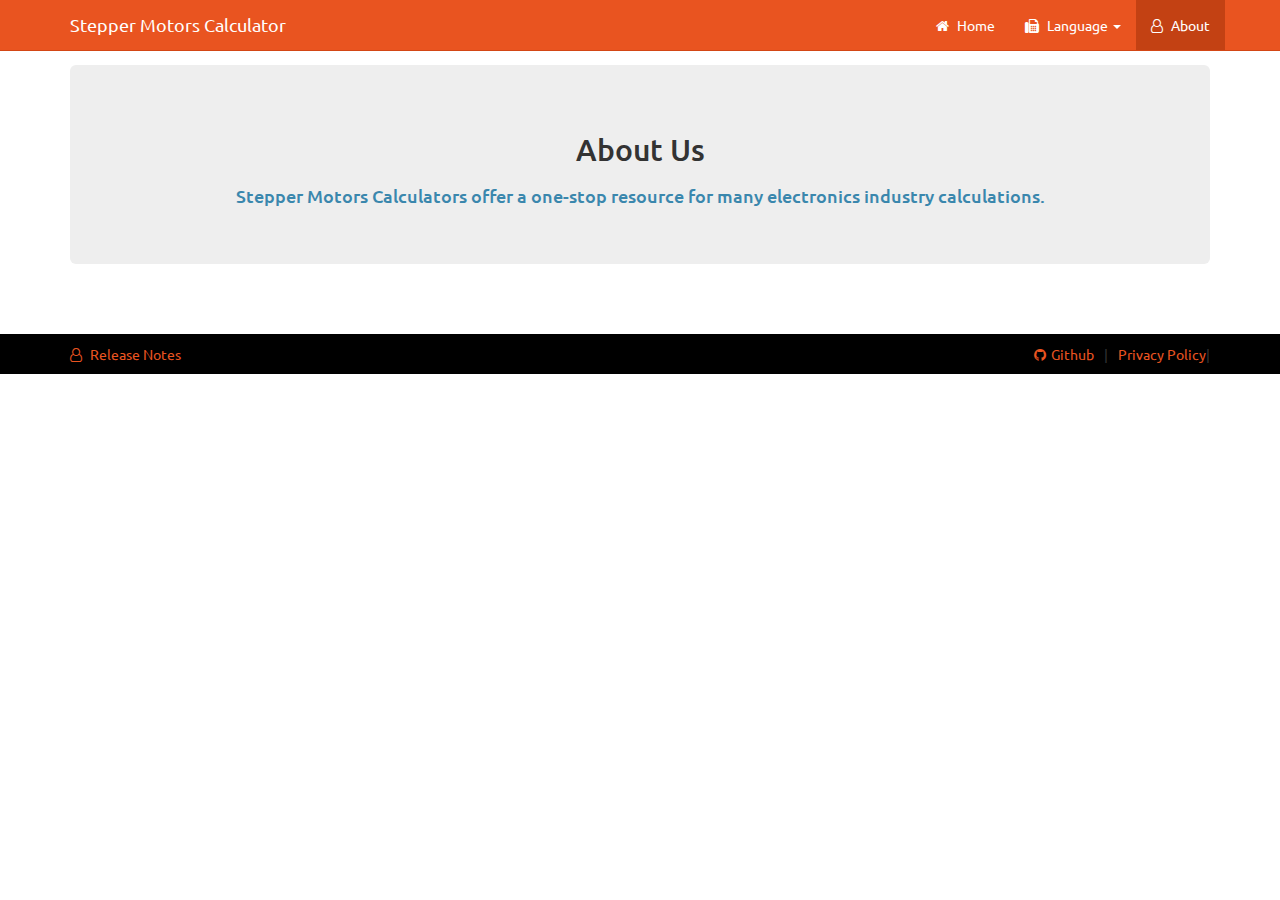
<file: docs/en/about-us.html>
<!DOCTYPE html>
<html lang="en-US">
    
<meta http-equiv="content-type" content="text/html;charset=utf-8" />
<head>
        <meta charset="UTF-8">
        <meta name="viewport" content="width=device-width, initial-scale=1">
        <link rel="icon" type="image/x-icon" href="../favicon.ico">
        <title>About Us | Stepper Motors Calculator</title>
        <meta name="description" content="Stepper Motors Calculator android application developer/author information">
        <link href="../css/bootstrap.united.min.css" rel="stylesheet">
        <link href="../css/site.css" rel="stylesheet">
        <link href="../css/font-awesome.min.css" rel="stylesheet">
    </head>

    <body>
        <div class="wrap">
            <div class="nav-wrap" id="siteNavigation"></div>
            <div class="container">
                <div class="site-index">
                    <div class="body-content">
                        <div class="jumbotron">
                            <h2 class="text-center">About Us</h2>
                            <h4 class="gutter-lg-top text-center text-info">Stepper Motors Calculators offer a one-stop resource for many electronics industry calculations.</h4>
                        </div>
                    </div>
                </div>
            </div>

            <footer class="footer gutter-lg-top">
                <div class="container">
		            <a href="release-notes.html"><i class="fa fa-user-o gutter-sm-right"></i> Release Notes</a>
			        <span class="pull-right"> | </span>
                    <a href="privacy-policy.html" class="pull-right gutter-md-left">Privacy Policy</a>
                    <span class="pull-right"> | </span>
                    <a href="https://github.com/ZalophusDokdo/StepperMotorsCalculator" target="_blank" class="pull-right gutter-md-right"><i class="fa fa-github gutter-sm-right"></i>Github</a>
                </div>
            </footer>
        </div>

        <script src="../js/jquery.js"></script>
        <script src="../js/bootstrap.js"></script>
        <script src="../js/jquery.bootstrap-autohidingnavbar.js"></script>
        <script type="text/javascript">
            $(function(){
                jQuery('#siteNavigation').load('navigation.html', function(){
                    jQuery("nav.navbar-fixed-top").autoHidingNavbar({animationDuration: 250, showOnUpscroll: true, showOnBottom: false});
                    setTimeout(function(){$("li.about-us").addClass('active');}, 100);
                });
            });
            
        </script>
    </body>

</html>
</file>
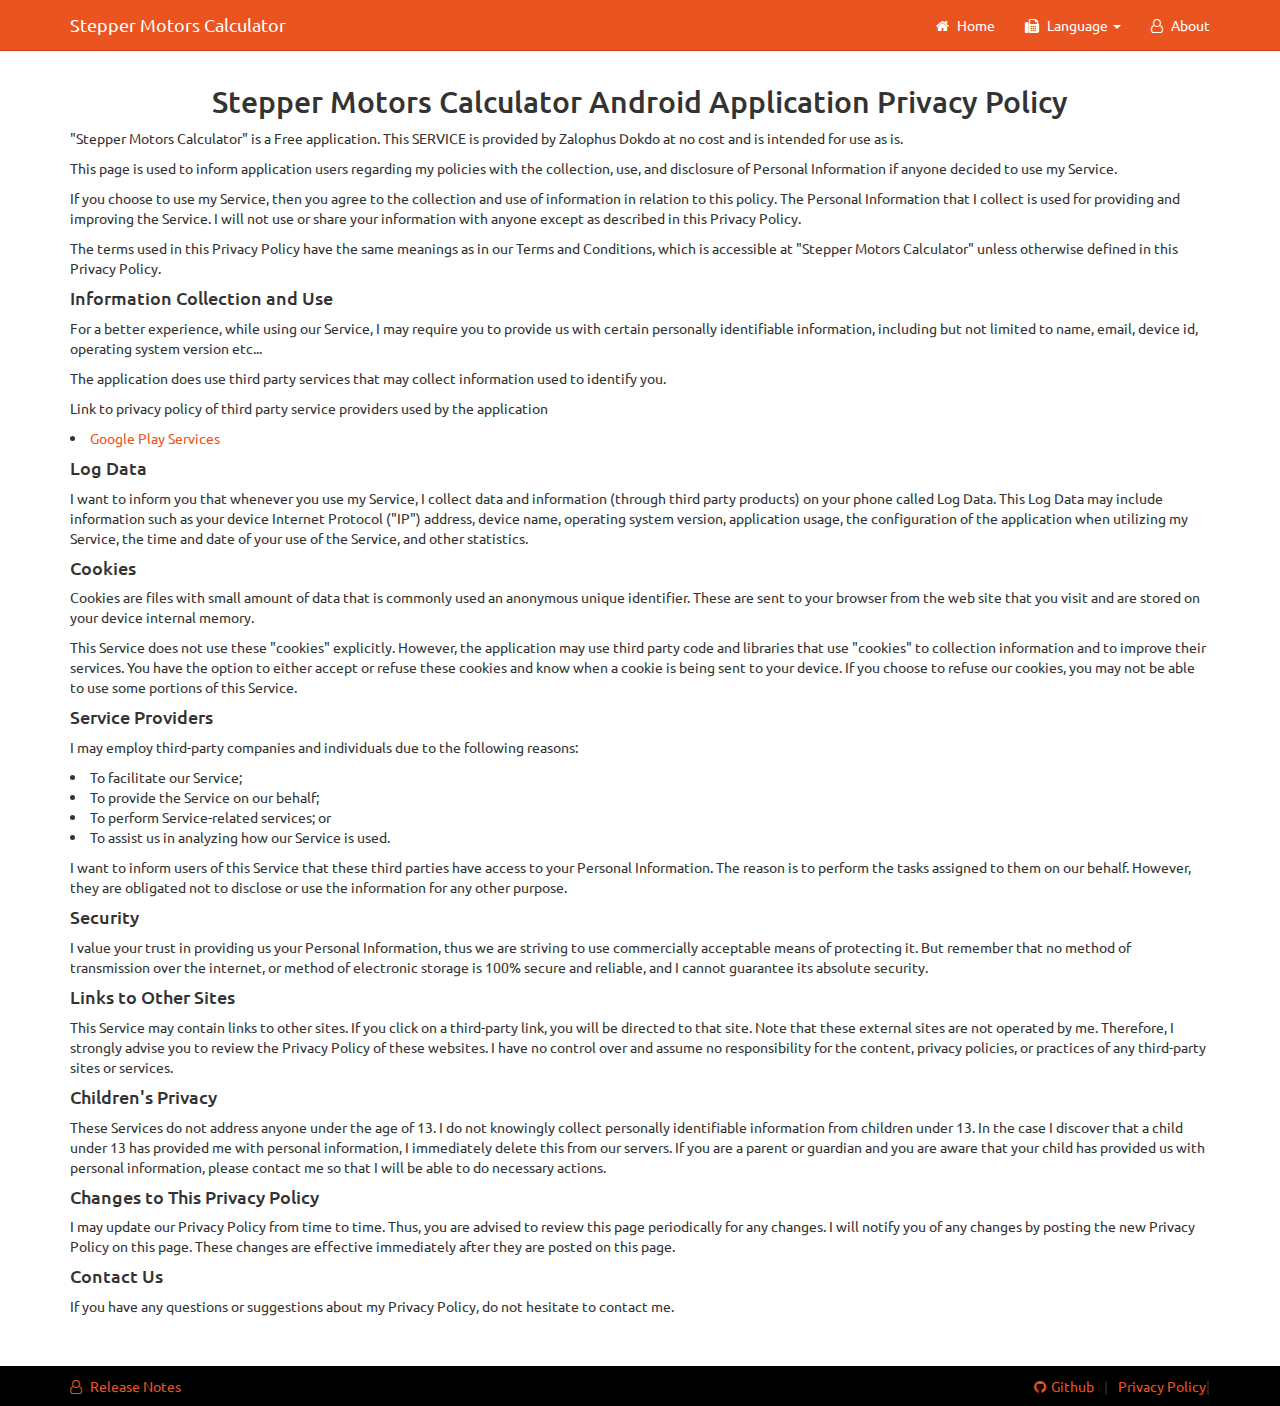
<file: docs/en/privacy-policy.html>
<!DOCTYPE html>
<html lang="en-US">
    
<meta http-equiv="content-type" content="text/html;charset=utf-8" />
<head>
        <meta charset="UTF-8">
        <meta name="viewport" content="width=device-width, initial-scale=1">
        <link rel="icon" type="image/x-icon" href="../favicon.ico">
        <title>Stepper Motors Calculator Privacy Policy</title>
        <meta name="description" content="Stepper Motors Calculator android application privacy policy">
        <link href="../css/bootstrap.united.min.css" rel="stylesheet">
        <link href="../css/site.css" rel="stylesheet">
        <link href="../css/font-awesome.min.css" rel="stylesheet">
</head>

    <body>
        <div class="wrap">
            <div class="nav-wrap" id="siteNavigation"></div>
            <div class="container">
                <div class="site-index">
                    <div class="body-content">
                        <h2 class="text-center">Stepper Motors Calculator Android Application Privacy Policy</h2>
                        
                        <p>
                            "Stepper Motors Calculator" is a Free application. This SERVICE is provided by Zalophus Dokdo at no cost and is intended for use as is. 
                        </p>

                        <p>
                            This page is used to inform application users regarding my policies with the collection, use, 
                            and disclosure of Personal Information if anyone decided to use my Service. 
                        </p>

                        <p>
                            If you choose to use my Service, then you agree to the collection and use of information in relation to this policy. 
                            The Personal Information that I collect is used for providing and improving the Service. 
                            I will not use or share your information with anyone except as described in this Privacy Policy. 
                        </p>

                        <p>
                            The terms used in this Privacy Policy have the same meanings as in our Terms and Conditions, which is accessible at 
                            "Stepper Motors Calculator" unless otherwise defined in this Privacy Policy. 
                        </p>

                        <h4>Information Collection and Use</h4>

                        <p>
                            For a better experience, while using our Service, I may require you to provide us with certain personally identifiable information, 
                            including but not limited to name, email, device id, operating system version etc...
                        </p>

                        <p>
                            The application does use third party services that may collect information used to identify you.
                        </p>

                        <p>
                            Link to privacy policy of third party service providers used by the application 
                        </p>
                        <ul>
                            <li><a href="https://www.google.com/policies/privacy/" target="_blank">Google Play Services</a></li>
                        </ul>

                        <h4>Log Data</h4>

                        <p>
                            I want to inform you that whenever you use my Service, I collect data and information (through third party products) 
                            on your phone called Log Data. This Log Data may include information such as your device 
                            Internet Protocol ("IP") address, device name, operating system version, application usage, the configuration of the application when utilizing my Service, 
                            the time and date of your use of the Service, and other statistics. </p>

                        <h4>Cookies</h4>
                        <p>
                            Cookies are files with small amount of data that is commonly used an anonymous unique identifier. 
                            These are sent to your browser from the web site that you visit and are stored on your device internal memory. 
                        </p> 

                        <p>
                            This Service does not use these "cookies" explicitly. However, the application may use third party code 
                            and libraries that use "cookies" to collection information and to improve their services. 
                            You have the option to either accept or refuse these cookies and know when a cookie is being sent to your device. 
                            If you choose to refuse our cookies, you may not be able to use some portions of this Service. 
                        </p>

                        <h4>Service Providers</h4>

                        <p> I may employ third-party companies and individuals due to the following reasons:</p>
                        <ul>
                            <li>To facilitate our Service;</li>
                            <li>To provide the Service on our behalf;</li>
                            <li>To perform Service-related services; or</li>
                            <li>To assist us in analyzing how our Service is used.</li>
                        </ul>

                        <p>
                            I want to inform users of this Service that these third parties have access to your Personal Information. 
                            The reason is to perform the tasks assigned to them on our behalf. However, 
                            they are obligated not to disclose or use the information for any other purpose.
                        </p>

                        <h4>Security</h4>

                        <p>
                            I value your trust in providing us your Personal Information, thus we are striving to use commercially acceptable means of protecting it. 
                            But remember that no method of transmission over the internet, or method of electronic storage is 100% secure and reliable, 
                            and I cannot guarantee its absolute security. </p>

                        <h4>Links to Other Sites</h4>

                        <p>This Service may contain links to other sites. If you click on a third-party link, you will be directed to that site. Note that these external sites are not operated by me. Therefore, I strongly advise you to review the Privacy Policy of these websites. I have no control over and assume no responsibility for the content, privacy policies, or practices of any third-party sites or services. </p>

                        <h4>Children's Privacy</h4>
                        <p>These Services do not address anyone under the age of 13. I do not knowingly collect personally identifiable information from children under 13. In the case I discover that a child under 13 has provided me with personal information, I immediately delete this from our servers. If you are a parent or guardian and you are aware that your child has provided us with personal information, please contact me so that I will be able to do necessary actions. </p>

                        <h4>Changes to This Privacy Policy</h4>

                        <p>I may update our Privacy Policy from time to time. Thus, you are advised to review this page periodically for any changes. I will notify you of any changes by posting the new Privacy Policy on this page. These changes are effective immediately after they are posted on this page.</p>

                        <h4>Contact Us</h4>

                        <p>If you have any questions or suggestions about my Privacy Policy, do not hesitate to contact me.</p>
                        
                    </div>
                </div>
            </div>

            <footer class="footer gutter-lg-top">
                <div class="container">
		            <a href="release-notes.html"><i class="fa fa-user-o gutter-sm-right"></i> Release Notes</a>
			        <span class="pull-right"> | </span>
                    <a href="privacy-policy.html" class="pull-right gutter-md-left">Privacy Policy</a>
                    <span class="pull-right"> | </span>
                    <a href="https://github.com/ZalophusDokdo/StepperMotorsCalculator" target="_blank" class="pull-right gutter-md-right"><i class="fa fa-github gutter-sm-right"></i>Github</a>
                </div>
            </footer>
        </div>

        <script src="../js/jquery.js"></script>
        <script src="../js/bootstrap.js"></script>
        <script src="../js/jquery.bootstrap-autohidingnavbar.js"></script>
        <script type="text/javascript">
            $(function(){
                jQuery('#siteNavigation').load('navigation.html', function(){
                    jQuery("nav.navbar-fixed-top").autoHidingNavbar({animationDuration: 250, showOnUpscroll: true, showOnBottom: false});
                });
            });
            
        </script>
    </body>

</html>
</file>
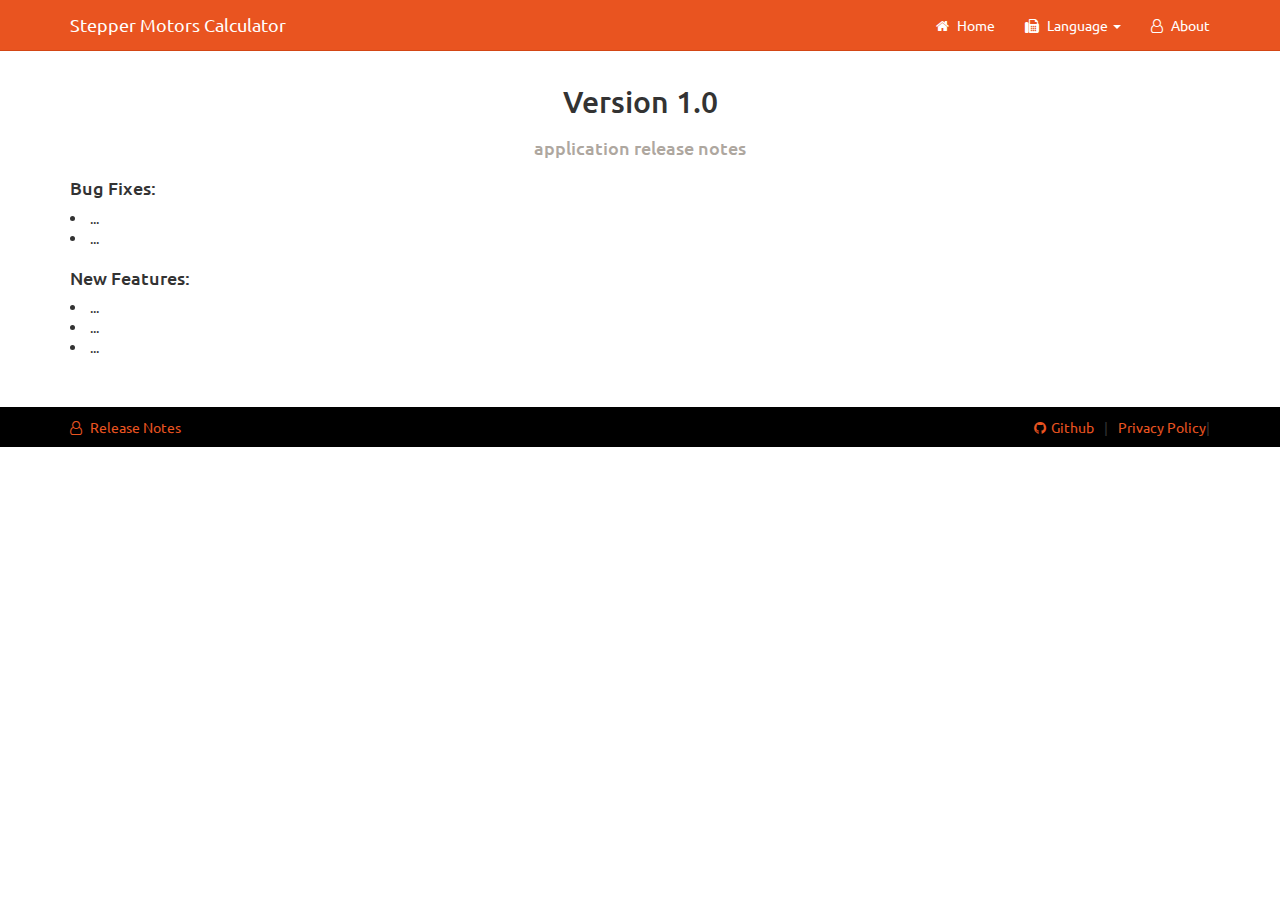
<file: docs/en/release-notes.html>
<!DOCTYPE html>
<html lang="en-US">
    
<meta http-equiv="content-type" content="text/html;charset=utf-8" />
<head>
        <meta charset="UTF-8">
        <meta name="viewport" content="width=device-width, initial-scale=1">
        <link rel="icon" type="image/x-icon" href="../favicon.ico">
        <title>About Us | Stepper Motors Calculators</title>
        <meta name="description" content="Stepper Motors Calculators android application developer/author information">
        <link href="../css/bootstrap.united.min.css" rel="stylesheet">
        <link href="../css/site.css" rel="stylesheet">
        <link href="../css/font-awesome.min.css" rel="stylesheet">
    </head>

    <body>
        <div class="wrap">
            <div class="nav-wrap" id="siteNavigation"></div>
            <div class="container">
                <div class="site-index">
                    <div class="body-content">
                        <h2 class="text-center">Version 1.0</h2>
                        <h4 class="gutter-lg-top text-center text-muted">application release notes</h4>
                        
                        <div class="gutter-lg-top">
                            <h4>Bug Fixes:</h4>
                            <ul>
                                <li>...</li>
                                <li>...</li>
                            </ul>
                        </div>
                        
                        <div class="gutter-lg-top">
                            <h4>New Features:</h4>
                            <ul>
                                <li>...</li>
                                <li>...</li>
                                <li>...</li>
                            </ul>
                        </div>
                        
                    </div>
                </div>
            </div>

            <footer class="footer gutter-lg-top">
                <div class="container">
		            <a href="release-notes.html"><i class="fa fa-user-o gutter-sm-right"></i> Release Notes</a>
			        <span class="pull-right"> | </span>
                    <a href="privacy-policy.html" class="pull-right gutter-md-left">Privacy Policy</a>
                    <span class="pull-right"> | </span>
                    <a href="https://github.com/ZalophusDokdo/StepperMotorsCalculator" target="_blank" class="pull-right gutter-md-right"><i class="fa fa-github gutter-sm-right"></i>Github</a>
                </div>
            </footer>
        </div>

        <script src="../js/jquery.js"></script>
        <script src="../js/bootstrap.js"></script>
        <script src="../js/jquery.bootstrap-autohidingnavbar.js"></script>
        <script type="text/javascript">
            $(function(){
                jQuery('#siteNavigation').load('navigation.html', function(){
                    jQuery("nav.navbar-fixed-top").autoHidingNavbar({animationDuration: 250, showOnUpscroll: true, showOnBottom: false});
                    setTimeout(function(){$("li.release-notes").addClass('active');}, 100);
                });
            });
            
        </script>
    </body>

</html>
</file>
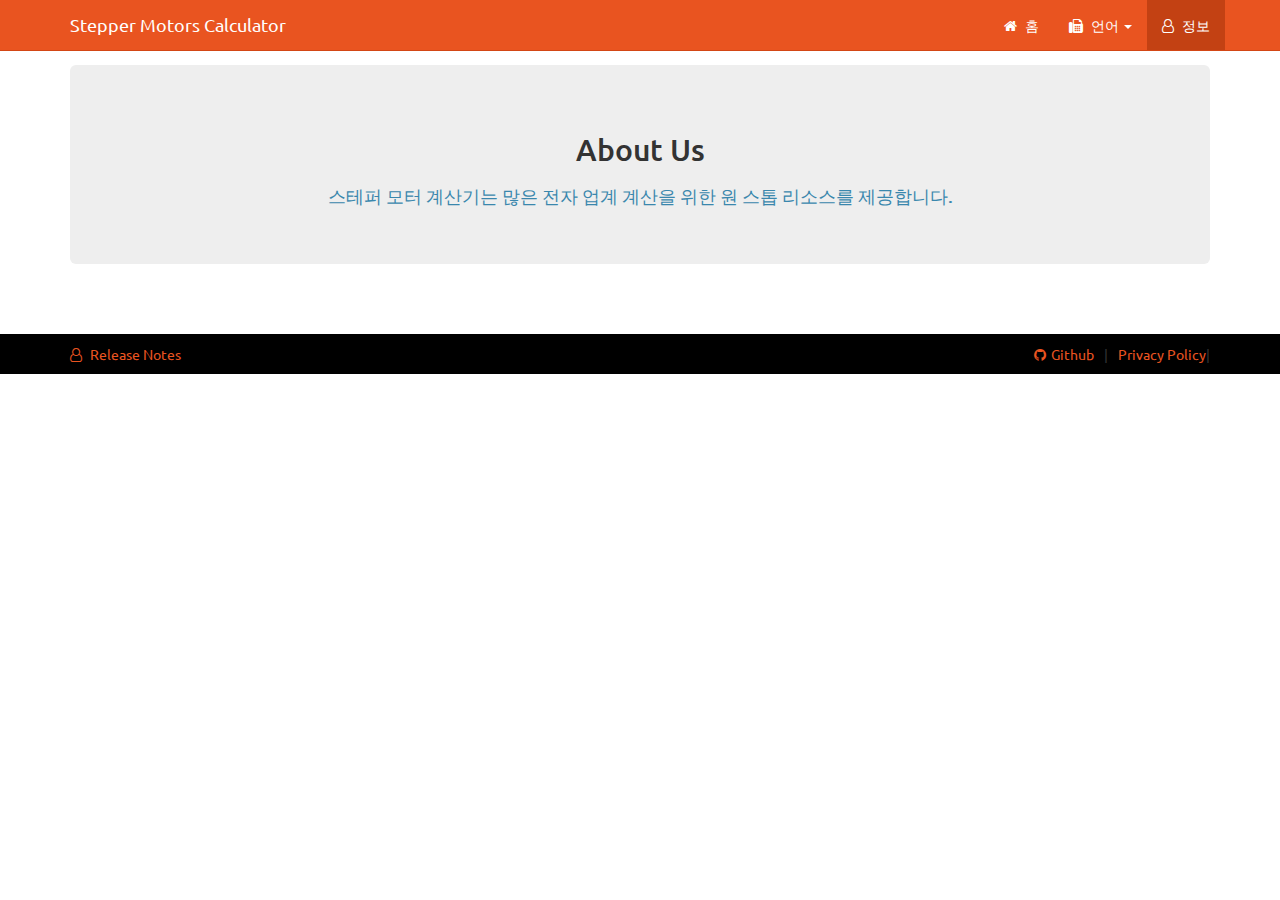
<file: docs/ko/about-us.html>
<!DOCTYPE html>
<html lang="en-US">
    
<meta http-equiv="content-type" content="text/html;charset=utf-8" />
<head>
        <meta charset="UTF-8">
        <meta name="viewport" content="width=device-width, initial-scale=1">
        <link rel="icon" type="image/x-icon" href="favicon.ico">
        <title>About Us | Stepper Motors Calculator</title>
        <meta name="description" content="Stepper Motors Calculator android application developer/author information">
        <link href="../css/bootstrap.united.min.css" rel="stylesheet">
        <link href="../css/site.css" rel="stylesheet">
        <link href="../css/font-awesome.min.css" rel="stylesheet">
    </head>

    <body>
        <div class="wrap">
            <div class="nav-wrap" id="siteNavigation"></div>
            <div class="container">
                <div class="site-index">
                    <div class="body-content">
                        <div class="jumbotron">
                            <h2 class="text-center">About Us</h2>
                            <h4 class="gutter-lg-top text-center text-info">스테퍼 모터 계산기는 많은 전자 업계 계산을 위한 원 스톱 리소스를 제공합니다.</h4>
                        </div>
                    </div>
                </div>
            </div>

            <footer class="footer gutter-lg-top">
                <div class="container">
		            <a href="release-notes.html"><i class="fa fa-user-o gutter-sm-right"></i> Release Notes</a>
			        <span class="pull-right"> | </span>
                    <a href="privacy-policy.html" class="pull-right gutter-md-left">Privacy Policy</a>
                    <span class="pull-right"> | </span>
                    <a href="https://github.com/ZalophusDokdo/StepperMotorsCalculator" target="_blank" class="pull-right gutter-md-right"><i class="fa fa-github gutter-sm-right"></i>Github</a>
                </div>
            </footer>
        </div>

        <script src="../js/jquery.js"></script>
        <script src="../js/bootstrap.js"></script>
        <script src="../js/jquery.bootstrap-autohidingnavbar.js"></script>
        <script type="text/javascript">
            $(function(){
                jQuery('#siteNavigation').load('navigation.html', function(){
                    jQuery("nav.navbar-fixed-top").autoHidingNavbar({animationDuration: 250, showOnUpscroll: true, showOnBottom: false});
                    setTimeout(function(){$("li.about-us").addClass('active');}, 100);
                });
            });
            
        </script>
    </body>

</html>
</file>
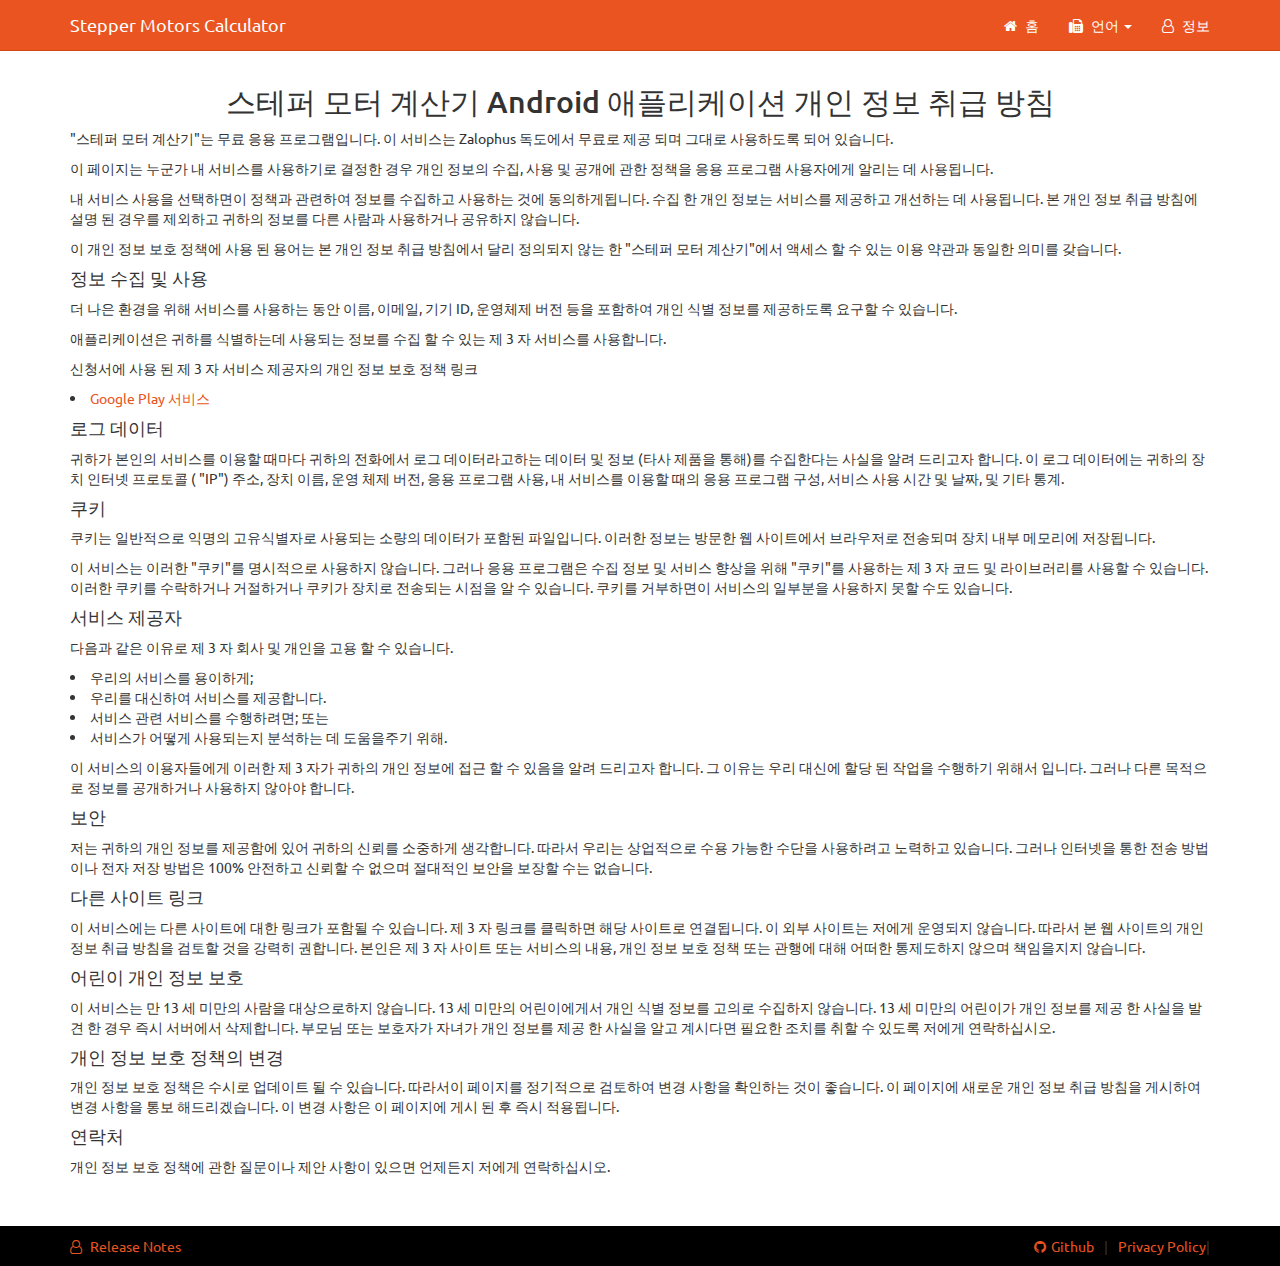
<file: docs/ko/privacy-policy.html>
<!DOCTYPE html>
<html lang="en-US">
    
<meta http-equiv="content-type" content="text/html;charset=utf-8" />
<head>
        <meta charset="UTF-8">
        <meta name="viewport" content="width=device-width, initial-scale=1">
        <link rel="icon" type="image/x-icon" href="favicon.ico">
        <title>스테퍼 모터 계산기 개인 정보 보호 정책</title>
        <meta name="description" content="Stepper Motors Calculator android application privacy policy">
        <link href="../css/bootstrap.united.min.css" rel="stylesheet">
        <link href="../css/site.css" rel="stylesheet">
        <link href="../css/font-awesome.min.css" rel="stylesheet">
</head>

    <body>
        <div class="wrap">
            <div class="nav-wrap" id="siteNavigation"></div>
            <div class="container">
                <div class="site-index">
                    <div class="body-content">
                        <h2 class="text-center">스테퍼 모터 계산기 Android 애플리케이션 개인 정보 취급 방침</h2>
                        
                        <p>
                            "스테퍼 모터 계산기"는 무료 응용 프로그램입니다. 이 서비스는 Zalophus 독도에서 무료로 제공 되며 그대로 사용하도록 되어 있습니다. 
                        </p>

                        <p>
                            이 페이지는 누군가 내 서비스를 사용하기로 결정한 경우 개인 정보의 수집, 사용 및 공개에 관한 정책을 응용 프로그램 사용자에게 알리는 데 사용됩니다. 
                        </p>

                        <p>
                            내 서비스 사용을 선택하면이 정책과 관련하여 정보를 수집하고 사용하는 것에 동의하게됩니다. 수집 한 개인 정보는 서비스를 제공하고 개선하는 데 사용됩니다. 본 개인 정보 취급 방침에 설명 된 경우를 제외하고 귀하의 정보를 다른 사람과 사용하거나 공유하지 않습니다. 
                        </p>

                        <p>
                            이 개인 정보 보호 정책에 사용 된 용어는 본 개인 정보 취급 방침에서 달리 정의되지 않는 한 "스테퍼 모터 계산기"에서 액세스 할 수 있는 이용 약관과 동일한 의미를 갖습니다. 
                        </p>

                        <h4>정보 수집 및 사용</h4>

                        <p>
                            더 나은 환경을 위해 서비스를 사용하는 동안 이름, 이메일, 기기 ID, 운영체제 버전 등을 포함하여 개인 식별 정보를 제공하도록 요구할 수 있습니다.
                        </p>

                        <p>
                            애플리케이션은 귀하를 식별하는데 사용되는 정보를 수집 할 수 있는 제 3 자 서비스를 사용합니다.
                        </p>

                        <p>
                            신청서에 사용 된 제 3 자 서비스 제공자의 개인 정보 보호 정책 링크 
                        </p>
                        <ul>
                            <li><a href="https://www.google.com/policies/privacy/" target="_blank">Google Play 서비스</a></li>
                        </ul>

                        <h4>로그 데이터</h4>

                        <p>
                            귀하가 본인의 서비스를 이용할 때마다 귀하의 전화에서 로그 데이터라고하는 데이터 및 정보 (타사 제품을 통해)를 수집한다는 사실을 알려 드리고자 합니다. 이 로그 데이터에는 귀하의 장치 인터넷 프로토콜 ( "IP") 주소, 장치 이름, 운영 체제 버전, 응용 프로그램 사용, 내 서비스를 이용할 때의 응용 프로그램 구성, 서비스 사용 시간 및 날짜, 및 기타 통계.</p>

                        <h4>쿠키</h4>
                        <p>
                            쿠키는 일반적으로 익명의 고유식별자로 사용되는 소량의 데이터가 포함된 파일입니다. 이러한 정보는 방문한 웹 사이트에서 브라우저로 전송되며 장치 내부 메모리에 저장됩니다. 
                        </p> 

                        <p>
                            이 서비스는 이러한 "쿠키"를 명시적으로 사용하지 않습니다. 그러나 응용 프로그램은 수집 정보 및 서비스 향상을 위해 "쿠키"를 사용하는 제 3 자 코드 및 라이브러리를 사용할 수 있습니다. 이러한 쿠키를 수락하거나 거절하거나 쿠키가 장치로 전송되는 시점을 알 수 있습니다. 쿠키를 거부하면이 서비스의 일부분을 사용하지 못할 수도 있습니다. 
                        </p>

                        <h4>서비스 제공자</h4>

                        <p> 다음과 같은 이유로 제 3 자 회사 및 개인을 고용 할 수 있습니다.</p>
                        <ul>
                            <li>우리의 서비스를 용이하게;</li>
                            <li>우리를 대신하여 서비스를 제공합니다.</li>
                            <li>서비스 관련 서비스를 수행하려면; 또는</li>
                            <li>서비스가 어떻게 사용되는지 분석하는 데 도움을주기 위해.</li>
                        </ul>

                        <p>
                            이 서비스의 이용자들에게 이러한 제 3 자가 귀하의 개인 정보에 접근 할 수 있음을 알려 드리고자 합니다. 그 이유는 우리 대신에 할당 된 작업을 수행하기 위해서 입니다. 그러나 다른 목적으로 정보를 공개하거나 사용하지 않아야 합니다.
                        </p>

                        <h4>보안</h4>

                        <p>
                            저는 귀하의 개인 정보를 제공함에 있어 귀하의 신뢰를 소중하게 생각합니다. 따라서 우리는 상업적으로 수용 가능한 수단을 사용하려고 노력하고 있습니다. 그러나 인터넷을 통한 전송 방법이나 전자 저장 방법은 100% 안전하고 신뢰할 수 없으며 절대적인 보안을 보장할 수는 없습니다. </p>

                        <h4>다른 사이트 링크</h4>

                        <p>이 서비스에는 다른 사이트에 대한 링크가 포함될 수 있습니다. 제 3 자 링크를 클릭하면 해당 사이트로 연결됩니다. 이 외부 사이트는 저에게 운영되지 않습니다. 따라서 본 웹 사이트의 개인 정보 취급 방침을 검토할 것을 강력히 권합니다. 본인은 제 3 자 사이트 또는 서비스의 내용, 개인 정보 보호 정책 또는 관행에 대해 어떠한 통제도하지 않으며 책임을지지 않습니다. </p>

                        <h4>어린이 개인 정보 보호</h4>
                        <p>이 서비스는 만 13 세 미만의 사람을 대상으로하지 않습니다. 13 세 미만의 어린이에게서 개인 식별 정보를 고의로 수집하지 않습니다. 13 세 미만의 어린이가 개인 정보를 제공 한 사실을 발견 한 경우 즉시 서버에서 삭제합니다. 부모님 또는 보호자가 자녀가 개인 정보를 제공 한 사실을 알고 계시다면 필요한 조치를 취할 수 있도록 저에게 연락하십시오.</p>

                        <h4>개인 정보 보호 정책의 변경</h4>

                        <p>개인 정보 보호 정책은 수시로 업데이트 될 수 있습니다. 따라서이 페이지를 정기적으로 검토하여 변경 사항을 확인하는 것이 좋습니다. 이 페이지에 새로운 개인 정보 취급 방침을 게시하여 변경 사항을 통보 해드리겠습니다. 이 변경 사항은 이 페이지에 게시 된 후 즉시 적용됩니다.</p>

                        <h4>연락처</h4>

                        <p>개인 정보 보호 정책에 관한 질문이나 제안 사항이 있으면 언제든지 저에게 연락하십시오.</p>
                        
                    </div>
                </div>
            </div>

            <footer class="footer gutter-lg-top">
                <div class="container">
		            <a href="release-notes.html"><i class="fa fa-user-o gutter-sm-right"></i> Release Notes</a>
			        <span class="pull-right"> | </span>
                    <a href="privacy-policy.html" class="pull-right gutter-md-left">Privacy Policy</a>
                    <span class="pull-right"> | </span>
                    <a href="https://github.com/ZalophusDokdo/StepperMotorsCalculator" target="_blank" class="pull-right gutter-md-right"><i class="fa fa-github gutter-sm-right"></i>Github</a>
                </div>
            </footer>
        </div>

        <script src="../js/jquery.js"></script>
        <script src="../js/bootstrap.js"></script>
        <script src="../js/jquery.bootstrap-autohidingnavbar.js"></script>
        <script type="text/javascript">
            $(function(){
                jQuery('#siteNavigation').load('navigation.html', function(){
                    jQuery("nav.navbar-fixed-top").autoHidingNavbar({animationDuration: 250, showOnUpscroll: true, showOnBottom: false});
                });
            });
            
        </script>
    </body>

</html>
</file>
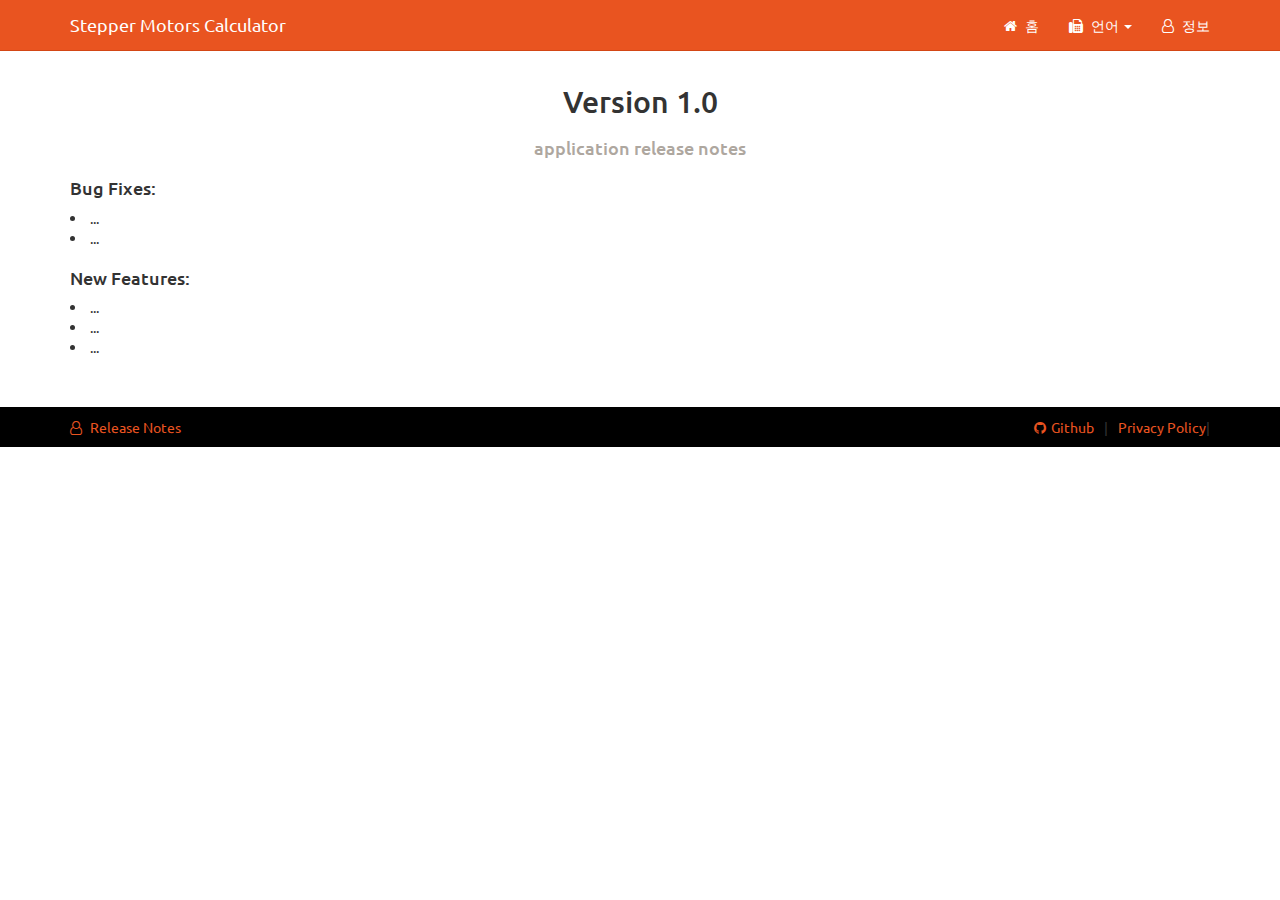
<file: docs/ko/release-notes.html>
<!DOCTYPE html>
<html lang="en-US">
    
<meta http-equiv="content-type" content="text/html;charset=utf-8" />
<head>
        <meta charset="UTF-8">
        <meta name="viewport" content="width=device-width, initial-scale=1">
        <link rel="icon" type="image/x-icon" href="favicon.ico">
        <title>About Us | Stepper Motors Calculator</title>
        <meta name="description" content="Stepper Motors Calculator android application developer/author information">
        <link href="../css/bootstrap.united.min.css" rel="stylesheet">
        <link href="../css/site.css" rel="stylesheet">
        <link href="../css/font-awesome.min.css" rel="stylesheet">
    </head>

    <body>
        <div class="wrap">
            <div class="nav-wrap" id="siteNavigation"></div>
            <div class="container">
                <div class="site-index">
                    <div class="body-content">
                        <h2 class="text-center">Version 1.0</h2>
                        <h4 class="gutter-lg-top text-center text-muted">application release notes</h4>
                        
                        <div class="gutter-lg-top">
                            <h4>Bug Fixes:</h4>
                            <ul>
                                <li>...</li>
                                <li>...</li>
                            </ul>
                        </div>
                        
                        <div class="gutter-lg-top">
                            <h4>New Features:</h4>
                            <ul>
                                <li>...</li>
                                <li>...</li>
                                <li>...</li>
                            </ul>
                        </div>
                        
                    </div>
                </div>
            </div>

            <footer class="footer gutter-lg-top">
                <div class="container">
		            <a href="release-notes.html"><i class="fa fa-user-o gutter-sm-right"></i> Release Notes</a>
			        <span class="pull-right"> | </span>
                    <a href="privacy-policy.html" class="pull-right gutter-md-left">Privacy Policy</a>
                    <span class="pull-right"> | </span>
                    <a href="https://github.com/ZalophusDokdo/StepperMotorsCalculator" target="_blank" class="pull-right gutter-md-right"><i class="fa fa-github gutter-sm-right"></i>Github</a>
                </div>
            </footer>
        </div>

        <script src="../js/jquery.js"></script>
        <script src="../js/bootstrap.js"></script>
        <script src="../js/jquery.bootstrap-autohidingnavbar.js"></script>
        <script type="text/javascript">
            $(function(){
                jQuery('#siteNavigation').load('navigation.html', function(){
                    jQuery("nav.navbar-fixed-top").autoHidingNavbar({animationDuration: 250, showOnUpscroll: true, showOnBottom: false});
                    setTimeout(function(){$("li.release-notes").addClass('active');}, 100);
                });
            });
            
        </script>
    </body>

</html>
</file>
<file: docs/css/site.css>
html, body {height: 100%;}
a:focus, button:focus{outline: none !important;}
.wrap {min-height: 100%;height: auto;margin: 0 auto -60px;padding: 0;}
.wrap > .container {padding: 65px 15px 20px;}
.footer {background-color: #000000; padding: 10px 0;}
.text-white{color: #eeeeee;}
.gutter-sm{margin: 5px !important;} .gutter-sm-top{margin-top: 5px !important;} .gutter-sm-right{margin-right: 5px !important;} .gutter-sm-bottom{margin-bottom: 5px !important;} .gutter-sm-left{margin-left: 5px !important;}
.gutter-md{margin: 10px !important;} .gutter-md-top{margin-top: 10px !important;} .gutter-md-right{margin-right: 10px !important;} .gutter-md-bottom{margin-bottom: 10px !important;} .gutter-md-left{margin-left: 10px !important;}
.gutter-lg{margin: 20px !important;} .gutter-lg-top{margin-top: 20px !important;} .gutter-lg-right{margin-right: 20px !important;} .gutter-lg-bottom{margin-bottom: 20px !important;} .gutter-lg-left{margin-left: 20px !important;}
.padding-sm{padding: 5px !important;} .padding-sm-top{padding-top: 5px !important;} .padding-sm-right{padding-right: 5px !important;} .padding-sm-bottom{padding-bottom: 5px !important;} .padding-sm-left{padding-left: 5px !important;}
.padding-md{padding: 10px !important;} .padding-md-top{padding-top: 10px !important;} .padding-md-right{padding-right: 10px !important;} .padding-md-bottom{padding-bottom: 10px !important;} .padding-md-left{padding-left: 10px !important;}
.padding-lg{padding: 20px !important;} .padding-lg-top{padding-top: 20px !important;} .padding-lg-right{padding-right: 20px !important;} .padding-lg-bottom{padding-bottom: 20px !important;} .padding-lg-left{padding-left: 20px !important;}
.tooltip-inner {white-space:nowrap;max-width:none;}
.cursor{cursor: pointer;}
ul, ol{padding: 0; list-style-position: inside;}
ul ol{padding-left: 20px;}
ol ul{padding-left: 20px;}
.fa-rotate-45 {-webkit-transform: rotate(45deg);-moz-transform: rotate(45deg);-ms-transform: rotate(45deg);-o-transform: rotate(45deg);transform: rotate(45deg);}
.text-black{color: #000000;}
.fa-vam{vertical-align: middle;}
.fa-18px{font-size: 18px !important;}
.fa-15px{font-size: 15px !important;}
.fa-20px{font-size: 20px !important;}
.fa-25px{font-size: 25px !important;}
.fa-30px{font-size: 30px !important;}
code.btn{color: initial; font-weight: bold; background-color: #ddd;}
code.btn:hover{color: initial; cursor: default;}
</file>
<file: docs/css/layout7a2a.css>
/**
 * Layout CSS
 *
 * @package Klein
 * @since version 1.0
 */
/* #Mobile Visibility
================================================== */

.show-on-phones {
    display: none !important;
}

.show-on-tablets {
    display: none !important;
}

.show-on-desktops {
    display: block !important;
}

.hide-on-phones {
    display: block !important;
}

.hide-on-tablets {
    display: block !important;
}

.hide-on-desktops {
    display: none !important;
}

.container-compress{
	width: auto;
	max-width: 400px;
	margin: 0 auto;
}

/* Modernizr-enabled tablet targeting */
@media only screen and (max-width:1280px ) and (min-width:768px ){
    .touch .hide-on-phones {
        display: block !important;
    }
    
    .touch .hide-on-tablets {
        display: none !important;
    }
    
    .touch .hide-on-desktops {
        display: block !important;
    }
    
    .touch .show-on-phones {
        display: none !important;
    }
    
    .touch .show-on-tablets {
        display: block !important;
    }
    
    .touch .show-on-desktops {
        display: none !important;
    }

}

@media only screen and (max-width:767px){
    .hide-on-phones {
        display: none !important;
    }
    
    .hide-on-tablets {
        display: block !important;
    }
    
    .hide-on-desktops {
        display: block !important;
    }
    
    .show-on-phones {
        display: block !important;
    }
    
    .show-on-tablets {
        display: none !important;
    }
    
    .show-on-desktops {
        display: none !important;
    }

}

/* #Site Styles
================================================== */
::selection {
    background: #F1C40F;
/* Safari */
}

::-moz-selection {
    background: #F1C40F;
/* Firefox */
}

.fluid,.boxed {
    background: #fff;
}

.boxed {
    margin: 0 auto;
    max-width: 1140px;
}

.container{
	max-width: 980px;
}

/* Hide page title on homepage */
.home-page .klein-breadcrumbs,
.home-page #content-header{
	display: none;
}

/* Global Formatting Classes */
.no-list li {
    margin: 0;
    list-style: none;
}

.columns {
    word-wrap: break-word;
}

.break-row{	margin: 20px 0!important;}
.break-row-bottom{	margin: 0 0 20px 0!important;}
.break-row-top{	margin: 20px 0 0 0!important;}

.breath-row{
	padding: 20px 0;
}

.breath {
    margin: 0;
    padding: 40px 0;
}

.breath-abit {
    margin: 0;
    padding: 10px 0;
}

.center {
    text-align: center;
}

.align-left {
    text-align: left;
}

.align-right {
    text-align: right;
}

.pull-left {
    float: left;
}

.pull-right {
    float: right;
}

.hide {
    display: none;
}

.icon {
    font-size: 16px;
}

.fade-on-visible.columns,.fade-on-visible {
    opacity: 0;
    filter: alpha(opacity=0);
}

.nav-tabs > li > a {
    -webkit-border-radius: 0;
    -moz-border-radius: 0;
    border-radius: 0;
}

.nav-tabs a:hover,.nav-tabs > .active > a {
    background: none;
}

.nav-tabs {
    border-bottom: 0;
}

.tagcloud a {
	font-size: 12px!important;
	border: 1px solid #BDC3C7;
	padding: 0px 10px;
	display: inline-block;
	margin-bottom: 4px;
	font-weight: bold;
}

#main{
	margin-bottom: 40px;
}

/* # Backgrounds
	========================== */
#nav #nav-btn {
    background: #000;
}

/* #Mouse Overs
	========================== */
.mouse-enter-author-avatar {
    position: absolute;
    z-index: 99;
    margin: .25em;
    padding: 0;
    opacity: 0;
    filter: alpha(opacity=0);
}

.mouse-enter-container {
    position: relative;
}

.mouse-enter-zoom,.mouse-enter-link {
    position: absolute;
    top: 55%;
    left: 28%;
    overflow: hidden;
    box-sizing: border-box;
    border: .25em solid #F8F8F8;
    background: #444;
    text-align: center;
    opacity: 0;
    filter: alpha(opacity=0);
}

.mouse-enter-zoom a,.mouse-enter-link a {
    display: inline-block;
    padding: .5em .7em;
    color: #ECF0F1;
    text-decoration: none;
}

.mouse-enter-zoom a:hover,.mouse-enter-link a:hover {
    background: #FF9696;
}

.mouse-enter-link {
    left: 55%;
}

/* # Labeled Box
	=========================== */
.line-heading {
    position: relative;
    margin-bottom: 20px;
    padding: 3px;
    border-bottom: 1px solid #16A085;
    background: #1ABC9C;
    text-align: center;
}

.line-heading a.social {
    position: relative;
    display: inline-block;
    padding: 2em 1em;
}

.line-heading a:hover {
    color: #fff;
}

.klein-curtain-content {
    color: #ECF0f1;
}

.labeled-box,.line-heading a {
    color: #ECF0F1;
    text-decoration: none;
}

.labeled-box {
    position: absolute;
    right: 90px;
    margin-top: 3px;
    padding: 0 10px;
    border: 1px solid #16A085;
    border-top: none;
    background: #1ABC9C;
    cursor: pointer;
}

.teaser {
    -webkit-box-sizing: border-box;
    -moz-box-sizing: border-box;
    box-sizing: border-box;
    margin: 0 0 20px;
    padding: 20px;
    border-bottom: 5px solid #BDC3C7;
    background: #ECF0F1;
}

/* #Page Styles
================================================== */

#klein-login-btn {
    margin-right: 8px;
}

/** Top Updates **/
.bp-klein-dropdown-menu{
	border-radius: 4px;
	box-shadow: 0px 5px 0px #BDC3C7;
	-moz-box-shadow: 0px 5px 0px #BDC3C7;
	-webkit-box-shadow: 0px 5px 0px #BDC3C7;
}

#klein-top-updates {
    position: relative;
    display: inline-block;
    margin-left: -4px;
}

#klein-top-updates-nav {
	position: absolute;
	right: -16px;
	z-index: 9999;
	-webkit-box-sizing: border-box;
	-moz-box-sizing: border-box;
	box-sizing: border-box;
	margin-top: 20px;
	background: #EDEFF1;
	border-radius: 4px;
	-moz-border-radius: 4px;
	-webkit-border-radius: 4px;
}

#klein-top-updates-nav {
	background: #ECF0F1;
	border: 1px solid #ECF0F1;
}

#klein-top-updates-nav:after, #klein-top-updates-nav:before {
	bottom: 100%;
	border: solid transparent;
	content: " ";
	height: 0;
	width: 0;
	position: absolute;
	pointer-events: none;
}

#klein-top-updates-nav:after {
	border-color: rgba(136, 183, 213, 0);
	border-bottom-color: #ECF0F1;
	border-width: 6px;
	left: 84%;
	margin-left: -6px;
}

#klein-top-updates-nav:before {
	border-color: rgba(194, 225, 245, 0);
	border-bottom-color: #ECF0F1;
	border-width: 7px;
	left: 84%;
	margin-left: -7px;
}

#klein-top-updates-nav {
    display: none;
}

#klein-top-updates-nav ul,#klein-top-updates-nav li {
    margin: 0;
    list-style: none;
}

#klein-top-updates-nav li a{
	display: inline-block;
	padding: 10px 20px;
	border-bottom: 1px solid #BDC3C7;
	width: 225px;
	font-size: 14px;
}

#klein-top-updates-nav li a:hover{
	opacity: 0.8;
}

#klein-top-updates-nav li:last-child a{
	border-radius: 4px 0px 4px 0px;
	-moz-border-radius: 4px 0px 4px 0px;
	-webkit-border-radius: 4px 0px 4px 0px;
	border-bottom: none;
}

#klein-top-updates-nav a {
    color: #34495E;
}

#klein-user-nav-user-profile a span{
	font-weight: bold;
	display: inline-block;
	margin-top: 6px;
}

/** Top Updates End **/
/** Sliders & Highlights **/
#front-page-slider {
    opacity: 0;
    min-height: 350px;
}

.front-page-slider-slide {
    display: inline-block;
    float: left;
    overflow: hidden;
    height: 332px;
}

.front-page-slider-slide-detail {
}

.front-page-slider-slide h2 {
    text-transform: uppercase;
	font-size: 28px;
}

.home-highlights div.slide {
    position: relative;
    float: left;
    margin-right: 20px;
}

.home-highlights div.slide h3 {
    font-size: 14px;
}

.home-highlights div.slide a {
    color: #ECF0F1;
}

#front-page-highlights .attachment-klein-thumbnail:hover,.front-page-slider-slide-thumbnail img:hover {
    opacity: 0.9;
}

.home-highlights div.slide .font-page-highlights-content {
    position: absolute;
    bottom: 0;
    z-index: 99;
    display: none;
    clear: both;
    -webkit-box-sizing: border-box;
    -moz-box-sizing: border-box;
    box-sizing: border-box;
    padding: 10px;
    width: 100%;
    border-top: 5px solid #1d1d1d;
    background-color: #121314;
}

.home-highlights div.slide .font-page-highlights-content .front-page-highlights-avatar {
    float: left;
    margin-right: 5%;
    padding-top: 6px;
    width: 30%;
}

.home-highlights div.slide .font-page-highlights-content .front-page-highlights-avatar img {
    border-radius: 50px;
}

.home-highlights div.slide .font-page-highlights-content .front-page-highlights-details {
    float: left;
    width: 60%;
}

.home-highlights div.slide .font-page-highlights-content .front-page-highlights-detail p{
	margin-top: -10px;
}

.home-highlights div.slide h4,.home-highlights div.slide p {
    margin: 0;
    color: #FFF;
}
.front-page-slider-slide-thumbnail {
    position: relative;
}


#front-page-highlights {
    position: relative;
}

#front-page-highlights .attachment-klein-thumbnail {
    width: 225px;
    height: auto;
}

#front-page-highlights-nav {
    display: inline-block;
}

#front-page-highlights-prev,#front-page-highlights-next {
    display: inline-block;
    float: left;
}

.front-page-highlights-nav-left,.front-page-highlights-nav-right {
    display: inline-block;
    float: left;
    padding: 7px 12px 6px;
    border-right: 1px solid #16A085;
    border-bottom: 5px solid #16A085;
    background: #1ABC9C;
    font-size: 14px;
}

a.front-page-highlights-nav-left,a.front-page-highlights-nav-right {
    color: #ECF0F1;
}

.front-page-highlights-nav-left {
    border-right: 1px solid #16A085;
}

.front-page-highlights-nav-right {
    margin-right: 0;
}

.front-page-slider-thumbnail-post-type-symbol {
	position: absolute;
	right: 16px;
	bottom: 4px;
}

a.fp-controls {
    display: inline-block;
    float: left;
    padding: 10px 20px;
    border-bottom: 5px solid #16A085;
    background: #1ABC9C;
    color: #ECF0F1;
}

a.front-page-highlights-nav-left:hover,a.front-page-highlights-nav-right:hover,a.fp-controls:hover {
    color: #fff;
    opacity: 0.9;
}

a.fp-controls:active {
    margin: -2px 0;
}

a.front-page-highlights-nav-left:active,a.front-page-highlights-nav-right:active {
    margin-top: 1px;
}

.page-template-page-templatesfront-page-rev-slider-php #main{
	margin-top: 32px;
}

.fp-controls .icon {
    font-size: 28px;
}

/** Sliders & Highlights End **/

.tax-product_cat #main,
.page-template-page-templatesfront-page-rev-slider-content-php #main,
.page-template-page-templatesfront-page-php #main, 
.post-type-archive-product #main,.home.page #main,
.single-attachment #main,.home-page #main {
    margin-top: 32px;
}


#content-header {
	margin-top: 32px;  
}

#content-header .entry-title {
    padding: 0;
}

/* User Bar */
#bp-klein-top-bar {
    display: block;
    padding: 1em;
    border-bottom: 5px solid #16A085;
    background: #1ABC9C;
}
#bp-klein-top-bar { border-bottom: none!important; } /*Overwrite */
/* Site Name */
.site-description {
    margin-top: 8px;
    color: #ECF0F1;
}

.site-description p {
    margin-bottom: 0;
}

.klein-page-sub-title,.klein-single-sub-title {
    font-weight: 400;
    font-style: inherit;
    font-size: 2em;
    font-family: 'Times New Roman', sans-serif;
    line-height: 1.3em;
}

#logo-anchor h1 {
    position: absolute;
    text-indent: -9999px;
}

#site-name {
    padding-top: 4px;
}

#site-name h1 a {
    color: #1ABC9C;
    text-decoration: none;
}

#site-description h1 {
    padding: 0;
    font-size: 6em;
    line-height: 1.6em;
}

#site-description h2 {
    line-height: 1.6em;
}

/* # Header 
	========================== */
#header {
    padding: 1em 0;
    background: #2C3E50;
}

#header h1 {
    font-size: 2em;
}

.entry-header {
    margin-bottom: 40px;
}

/* # Menu 
	=========================== */
#menu {
    color: #ECF0F1;
    font-size: 36px;
    cursor: pointer;
}

#klein-top-bp-profile-link{
	border-radius: 3px 0px 0px 3px;
	-moz-border-radius: 3px 0px 0px 3px;
	-webkit-border-radius: 3px 0px 0px 3px;
}

#klein-top-updates-btn{
    border-radius: 0px 3px 3px 0px;
    -moz-border-radius: 0px 3px 3px 0px;
    -webkit-border-radius: 0px 3px 3px 0px;
    font-size: 16px;
    height: 34px;
}

/* #Blogs
	========================== */
.search .blog-content-title h2, .archive .blog-content-title h2,.blog .blog-content-title h2 {
    font-size: 22px;
}

.blog-pad.entry-content iframe,.blog-pad.entry-content embed {
    max-width: 100%;
}

.single .blog-pad,.archive .blog-pad,.search .blog-pad,.blog .blog-pad {
    padding: 3%;
}

.single .format-standard .blog-pad {
    padding: 3% 0;
}

.single .format-standard .blog-pad.entry-content {
    padding-top: 0 !important;
}

.single .blog-pad:first-child {
    padding: 0 3% 3%;
}

.blog-pad {
    padding: 3% 0;
    border-bottom: 1px solid #E9E9E9;
	display: inline-block;
	width: 100%;
}

.blog-pad:last-child {
    border-bottom: 0;
}

.blog-content-title {
    text-transform: uppercase;
}

.klein-blog-article-list{
	margin-bottom: 20px;
}

.klein-blog-article-list:last-child{
	margin-bottom: 0px;
}

.single .format-standard .blog-pad.blog-content-meta {
    padding: 3%;
}

.blog-content-title h2 {
    margin: 0;
}

.blog-content-title a {
    color: #2C3E50;
}

.blog-author {
    display: block;
    float: left;
    -webkit-box-sizing: border-box;
    -moz-box-sizing: border-box;
    box-sizing: border-box;
    width: 15%;
    background: #ECF0F1;
    text-align: center;
}

.blog-author-name {
    display: block;
    padding: 2px 2px 8px;
}

.blog-author-avatar img {
    max-width: 100%;
    max-height: 150px;
    height: auto;
}

.blog-author-avatar.no-bp {
    margin-top: 24px;
}

.blog-author-name.no-bp {
    margin-top: 0;
    padding-bottom: 10px;
}

.bp-profile-link {
    display: inline-block;
}

.blog-author .bp-profile-link,.blog-author .author-post-link {
    float: left;
    width: 50%;
    text-align: center;
}

.blog-author .bp-profile-link a,.blog-author .author-post-link a {
    display: block;
    -webkit-box-sizing: border-box;
    -moz-box-sizing: border-box;
    box-sizing: border-box;
    padding: 12px 0;
    width: 100%;
    border: 1px solid #e9e9e9;
    background: #ECF0F1;
    color: #444;
    font-size: 16px;
}

.blog-author .bp-profile-link a {
    border-left: 0;
}

.blog-author .author-post-link a {
    border-right: none;
    border-left: none;
}

.blog-author .bp-profile-link a:hover,.blog-author .author-post-link a:hover {
    background: #e5e5e5;
}

.blog-content {
    display: block;
    float: left;
    -webkit-box-sizing: border-box;
    -moz-box-sizing: border-box;
    box-sizing: border-box;
    width: 85%;
    border-top: 5px solid #BDC3C7;
}

.single .blog-content {
    border-top: none;
    background: none;
}

.single .entry-audio {
    background: none;
}

.single .blog-author {
    margin-top: 0;
    border-top: 0;
}

.blog-content-thumbnail {
    text-align: center;
}

/** Sticky Support **/
.sticky .blog-content {
    border-top: 5px solid #F1C40F !important;
}

.sticky .blog-author {
    border-top: 5px solid #F39C12;
}

.sticky .blog-content-title {
    background: #121212;
}

.blog-content p:last-child {
    margin: 0;
}

.blog-content-comment {
    float: left;
    padding-top: 5px;
}

.blog-content-readmore {
    float: right;
}

/* Video */
.sticky .blog-content-title h2 a,.blog-content.post-formats-video h2 a {
    color: #ECF0F1;
}

.blog-content.post-formats-video {
    background: #121212;
    color: #BDC3C7;
}

.blog-content.post-formats-video {
    border-top: #555;
}

.blog-content.post-formats-video .blog-pad {
    border-bottom: 1px solid #222;
}

.sticky .blog-content .blog-content-title,.blog-content.post-formats-video .blog-content-title {
    border-bottom: none;
}

.blog-content.post-formats-video .blog-pad blog-content-title.blog-pad {
    border-bottom: none;
}

.sticky .blog-content-title h2 a:hover,.blog-content.post-formats-video h2 a:hover,.blog-content.post-formats-status h2 a:hover,.blog-content-title a:hover {
    color: #1ABC9C;
}

/** Single Page **/
.entry-content-author {
}

.entry-content-details {
    padding: 20px;
}

.entry-content-thumbnail {
    width: 100%;
    position: relative;
}

.entry-content-thumbnail-zoom {
    background: #1ABC9C;
    display: inline-block;
    opacity: 0;
    width: 48px;
    padding: 8px 7px 14px 10px;
    font-size: 24px;
    border-radius: 50px;
    -moz-border-radius: 50px;
    -webkit-border-radius: 50px;
    position: absolute;
}

.entry-content-thumbnail-zoom a {
    color: #ECF0F1;
}

.entry-audio {
    background: #444;
}

/* #Footer
	======================== */


#footer {
    padding: 1em;
    background: #2C3E50;
}

#footer,#footer a {
    color: #ECF0F1;
}

/* #Navigation
================================================== */
#klein-sidebar-togglers {
    margin-top: -20px;
}

.sidebar-toggle {
    display: inline-block;
    float: left;
}

.post-navigation .nav-previous a, .post-navigation .nav-next a {
    color: #ECF0F1;
}
.post-navigation .nav-previous a:hover,
.post-navigation .nav-next a:hover{
	text-decoration: none;
}

.post-navigation .nav-previous p,.post-navigation .nav-next p {
    margin: 0;
}


.nav-previous-link{
	float: left;
}
.nav-next-link{
	float: right;
}
.nav-next-link .nav-next {
    padding-left: 10px;
}


.nav-previous-link .nav-previous {
    padding-right: 10px;
}

.menu.mobile {
    position: absolute;
    top: 64px;
    z-index: 9999;
    display: none;
    width: 100%;
}

.menu.mobile li,.menu.mobile ul {
    margin: 0;
    list-style: none;
}

.menu.mobile ul.sub-menu {
    display: none;
}

.menu.mobile ul.children li a {
    padding-left: 2em;
}

.menu.mobile ul.children li > ul.children li a {
    padding-left: 4em;
}

.menu.mobile ul.children li > ul.children li > ul.children li a {
    padding-left: 6em;
}

.menu.mobile li {
    display: inline-block;
    margin: 0;
    width: 100%;
}

.menu.mobile li a {
    display: inline-block;
    box-sizing: border-box;
    padding: 20px 10px;
    width: 100%;
    border-bottom: 1px solid #16A085;
    background: #1ABC9C;
    color: #ECF0F1;
    font-size: 16px;
}

.menu.mobile .sub-menu li a {
    background: #16A085;
    font-size: 14px;
}

.menu.mobile li a .sub-menu-toggle {
    display: inline-block;
    float: right;
    margin: -10px;
    padding: 10px 20px;
    background: #16A085;
    text-align: center;
    margin-right: 0;
}

.menu.mobile li a:hover {
    background: #1ABC9C;
}

#main-menu-desktop {
    display: inline-block;
    margin-top: 8px;
}

#header,.desktop-menu {
    display: block;
    font-size: 13px;
    font-family: 'PT Sans', HelveticaNeue, Helvetica, Arial, sans-serif;
}

.menu.desktop > ul{
	display: inline-block;
	margin: 8px 0;
}

.desktop-menu .pull-right {
    max-width: 52em;
}
.desktop-menu ul li {
    position: relative;
    float: left;
    margin: 0;
    list-style: none;
}

.desktop-menu ul li a {
    display: block;
    padding: 10px;
}

.desktop-menu ul li:last-child a {
    padding-right: 0;
}
.desktop-menu ul li a:hover{
	text-decoration: none;
}

.desktop-menu ul li a .glyphicon{
	font-size: 10px;
}

.desktop-menu ul li ul,.desktop-menu ul li ul li {
    margin: 0;
}

.desktop-menu ul li ul a,.desktop-menu ul li ul li a {
    padding-left: 0;
}

.desktop-menu ul li a {
    color: #ECF0F1;
}

.desktop-menu ul.sub-menu,.desktop-menu ul.children {
    position: absolute;
    z-index: 9999;
    display: none;
    width: 12em;
}

.desktop-menu ul.sub-menu .glyphicon,
.desktop-menu ul.children .glyphicon{
	float: right;
}

.desktop-menu ul.sub-menu li:first-child,.desktop-menu ul.children li:first-child {
    margin-top: 4em;
}

.desktop-menu ul.sub-menu li:last-child a,.desktop-menu ul.children li:last-child a {
    border-radius: 0;
}

.desktop-menu ul.sub-menu li a:hover,.desktop-menu ul.children li a:hover {
    background: #333;
}

.desktop-menu ul.sub-menu li,.desktop-menu ul.children li {
    width: 200px;
}

.desktop-menu ul.sub-menu li a,.desktop-menu ul.children li a {
    border-radius: 0;
    display: block;
    padding: 1em;
    background: #2C3E50;
}

.desktop-menu ul.sub-menu li > ul.sub-menu li a,.desktop-menu ul.children li > ul.children li a {
    padding-left: 4em;
}

.desktop-menu ul.sub-menu li > ul.sub-menu,.desktop-menu ul.children li > ul.children {
    top: -4em;
    left: 200px;
}

.desktop-menu ul.sub-menu li > ul.sub-menu > li a,.desktop-menu ul.children li > ul.children > li a {
    margin-left: 2em;
    padding-left: 1em;
}

.desktop-menu ul.sub-menu li:first-child:after,ul.sub-menu li:first-child:before,.desktop-menu ul.children li:first-child:after,ul.children li:first-child:before {
    position: absolute;
    border: solid transparent;
    content: " ";
}

.desktop-menu ul.sub-menu li:first-child:after
.desktop-menu ul.children li:first-child:after {
    top: -1em;
    left: 3em;
    border-width: 6px;
    border-color: #2C3E50;
}

.desktop-menu ul.sub-menu li:first-child:before,.desktop-menu ul.children li:first-child:before {
    top: -1em;
    left: 3em;
    border-width: 7px;
    border-color: rgba(194,225,245,0);
    border-bottom-color: #2C3E50;
}

/* #Third Level */
.desktop-menu ul.sub-menu > li > ul.sub-menu > li:first-child:after,.desktop-menu ul.sub-menu > li > ul.sub-menu > li:first-child:before,.desktop-menu ul.children > li > ul.children > li:first-child:after,.desktop-menu ul.children > li > ul.children > li:first-child:before {
    position: absolute;
    border: solid transparent;
    content: " ";
}

.desktop-menu ul.sub-menu > li > ul.sub-menu > li:first-child:after,.desktop-menu ul.children > li > ul.children > li:first-child:after {
    top: 3.1em;
    left: 3em;
    border-width: 6px;
    border-right-color: rgba(136,183,213,0);
}

.desktop-menu ul.sub-menu > li > ul.sub-menu > li:first-child:before,.desktop-menu ul.children > li > ul.children > li:first-child:before {
    top: 1em;
    left: 1em;
    border-width: 7px;
    border-color: rgba(194,225,245,0);
    border-right-color: rgba(0,0,0,0.85);
}

/* #Carousel
==================================================== */
.carousel-navigator {
    display: inline-block;
    margin-left: 1em;
}

.caroufredsel_wrapper {
    margin: 0 auto !important;
    width: 100% !important;
}

.list_carousel {
}

.list_carousel_navigator i {
    display: block;
    margin: 0;
    padding: .35em;
    color: #555;
    font-size: 28px;
    cursor: pointer;
}

.list_carousel_navigator i:hover {
    color: #333;
}

.list_carousel_navigator:last-child {
}

.list_carousel ul {
    display: block;
    margin: 0;
    padding: 0;
    list-style: none;
}

.list_carousel li:first-child {
    margin: .25em .5em .25em 0;
}

.list_carousel li {
    display: block;
    float: left;
    box-sizing: border-box;
    margin: .25em .5em .25em 0;
    padding: .25em;
    width: 14em;
    color: #666;
    text-align: center;
}

/* Portfolio */
#portfolio-category {
    display: block;
}

#portfolio-category ul,#portfolio-category ul li {
    display: inline-block;
}

#portfolio-category ul li {
    float: left;
    margin: 1em;
}


/* #Alerts
	================================ */


/* #Breadcrumbs
	================================ */
.klein-breadcrumbs {
	clear: both;
	font-family: "PT Sans",Helvetica, "Times New Roman", serif;
	margin-top: -20px;
	margin-bottom: 30px;
}

.post-type-archive-product .klein-breadcrumbs,
.tax-product_cat .klein-breadcrumbs{
	margin-top: -32px;
}

.breadcrumb-separator {
	display: inline-block;
	margin: 0px 10px;
	color: #DFDFDF;
}

.blog .klein-breadcrumbs {
    margin-top: 10px;
}

/* w/o breadcrumbs, fix the margin top */
.forum-archive .klein-breadcrumbs {
    margin-top: -8px;
}

.blog #main {
    margin-top: 22px;
}

.klein-breadcrumbs a {
    display: inline-block;
    text-transform: capitalize;
}

/* #Transitions
	================================ */
.trans {
	-webkit-transition: all 400ms cubic-bezier(0.250, 0.460, 0.450, 0.940); 
			   -moz-transition: all 400ms cubic-bezier(0.250, 0.460, 0.450, 0.940); 
				-ms-transition: all 400ms cubic-bezier(0.250, 0.460, 0.450, 0.940); 
				 -o-transition: all 400ms cubic-bezier(0.250, 0.460, 0.450, 0.940); 
					transition: all 400ms cubic-bezier(0.250, 0.460, 0.450, 0.940);
}

/*# BuddyPress reCaptcha support
 ==================================== */
 
 #recaptcha_widget_div { margin-bottom: 20px;}
 #recaptcha_table td{ background: none; }
 
 /**
  * Slider Arrows
  */
.tp-leftarrow.default{
	background: url(../images/slider-arrow-left.png) no-repeat 0 -2px;
	height: 39px;
	overflow: hidden;
} 
.tp-rightarrow.default{
	background: url(../images/slider-arrow-right.png) no-repeat 0 -2px;
	height: 39px;
	overflow: hidden;
}

.tp-leftarrow.default:hover{
	background: url(../images/slider-arrow-left.png) no-repeat 0px -41px;
}
.tp-rightarrow.default:hover{
	background: url(../images/slider-arrow-right.png) no-repeat 0px -41px;
}

.archive .hentry,
.search .hentry,
.blog .hentry{
		margin-bottom: 20px;
		max-width: 100%;
	}
	
/**
 * Gears Support
 */
	
	/*= Members Carousel
	------------------------------------ */
	
	.bp-groups-carousel li.carousel-item,
	.bp-members-carousel li.carousel-item{
		margin-left: 20px;
	}
	
	.bp-groups-carousel li.carousel-item a img,
	.bp-members-carousel li.carousel-item a img{
		border-radius: 200px;
		-moz-border-radius: 200px;
		-webkit-border-radius: 200px;
		border: 1px solid #eee;
		border-radius: 50%;
		box-shadow:
		  0 0 0 2px #ECF0F1,
		  0 0 0 3px #BDC3C7;
	}
	/*= Pricing Table
	------------------------------------- */
	.gears-pricing-table{
		background: #ECF0F1;
		border-radius: 6px;
		-moz-border-radius: 6px;
		-webkit-border-radius: 6px;
		text-align: center;
	}
	
	
	.gears-pricing-table-btn,
	.gears-pricing-table-title,
	.gears-pricing-table-price-label{
		box-sizing: border-box;
		-moz-box-sizing: border-box;
		-webkit-box-sizing: border-box;
		padding: 20px;	
	}


	.gears-pricing-table-title{
		background: #1ABC9C;
		border-radius: 6px 6px 0px 0px;
		-moz-border-radius: 6px 6px 0px 0px;
		-webkit-border-radius: 6px 6px 0px 0px;
	}
	
	.gears-pricing-table-title .glyphicon-star{
		color: #F1C40F;
	}

	.gears-pricing-table-price-label{
		background: #16A085;
		padding: 10px;
	}

	.gears-pricing-table-title h2{
		font-size: 24px;
		color: #ECF0F1;
		margin-bottom: 0;
	}

	.gears-pricing-table-price-label h3{
		font-size: 14px;
		text-transform: uppercase;
		color: #ECF0F1;
		margin-bottom: 0;
	}


	.gears-pricing-table-features-list{
		list-style: none;
		border-bottom: 1px solid #BDC3C7;
		margin: 0;
		padding: 10px 20px;
		color: #34495E;
		text-align: left;
	}

	.gears-pricing-table-features-list .glyphicon{
		color: #2ECC71;
	}
	
	.gears-pricing-table-features-list .glyphicon-remove{
		color: #E74C3C;
	}

	.gears-pricing-table-features{
		margin: 20px 0;
	}
	.gears-pricing-table-features-list:last-child{
		border-bottom: none;
	}
	
	/*= Membership
		-------------------- */
		
	.pmpro_checkout ul{
		font-size: 13px;
	}
	
	#pmpro_levels_table{
		width: 100%;
	}	
	form.pmpro_form div{
		margin-top: 0;
	}
	.pmpro_message {
		
		background-color: #ECF0F1;
		background-position: 6px 10px;
		background-repeat: no-repeat;
		margin: .5em 0;
		padding: 10px 20px 10px 26px;
		font-weight: bold;
		line-height: 1.3em;
		font-size: 14px;
		color: #34495E;
	}
	
	form.pmpro_form .input, form.pmpro_form textarea, .input, form.pmpro_form select {
		border: 1px solid #BDC3C7;
		margin: 0 3px 0 0;
		padding: 6px 10px 8px 12px;
		display: inline-block;
	}
	form.pmpro_form select {
		width: 210px;
		padding-left: 2px;
	}
	
	form.pmpro_form .pmpro_submit{
		margin-left: 0;
	}
	
	.pmpro_btn.pmpro_btn-submit-checkout:hover{
		  background-color: #3071a9;
			border-color: #2d6ca2;
			color: #fff;
	}
	
	.pmpro_error {
		background-color: #F9D6CB;
		background-image: url(../images/icon_error.html);
		color: #E36154;
		background-repeat: no-repeat;
		background-position-x: 2px;
		background-position-y: 6px;
	}
	.pmpro_thead-msg{
		font-style: normal;
	}
	
	/**
	 * Activity Stream
	 * ---------------- */
	
	.activity.gears-module #activity-stream .activity-avatar{
		margin-top: 2px;
	}
	.activity.gears-module .gears-activity-avatar {
		display: inline-block;
		width: 60px;
	}
	
	.activity.gears-module .gears-activity-avatar  img.avatar{
		max-width: 100%;
		height: auto;
	}
	
	.activity.gears-module .activity-content {
		position: relative;
		border: 1px solid;
		border-color: #ECF0F1!important;
		padding: 10px!important;
		box-sizing: border-box;
		-moz-box-sizing: border-box;
		-webkit-box-sizing: border-box;
	}
	.activity.gears-module .activity-content:after, .activity.gears-module .activity-content:before {
		right: 100%;
		border: solid transparent;
		content: " ";
		height: 0;
		width: 0;
		position: absolute;
		pointer-events: none;
	}

	.activity.gears-module .activity-content:after {
		border-color: rgba(136, 183, 213, 0);
		border-right-color: #fff;
		border-width: 5px;
		top: 20px;
	}
	.activity.gears-module .activity-content:before {
		border-color: rgba(194, 225, 245, 0);
		border-right-color: #ECF0F1;
		border-width: 7px;
		top: 18px;
	}
	
/* RevSlider
--------------- */
#klein-rev-slider form.mc4wp-form {
	width: 300px;
	max-width: 100%;
}

/* Contact Form 7
---------------- */
.wpcf7-form input[type=text],
.wpcf7-form input[type=email],
.wpcf7-form input[type=password],
.wpcf7-form textarea{
	max-width: 100%;
	width: 380px;
}





/* Calculator */
#calculator h1{
font-family: 'Open Sans', Helvetica, 'Times New Roman', serif;
color: rgb(22, 160, 133);
font-size: 28px;
border-bottom-color: rgb(210, 210, 210);
border-bottom-style: solid;
border-bottom-width: 2px;
}
#calculator h2{
font-family: 'Open Sans', Helvetica, 'Times New Roman', serif;
color: rgb(22, 160, 133);
font-size: 20px;
}
#calculator .page-header{
margin-bottom:0px;
padding-bottom: 0px;
border-bottom: 0px;

}
#calculator .calc-menu{
display:block;
margin-top:30px;

}
#calculator .widget ul li a{
font-family: 'Open Sans', Helvetica, 'Times New Roman', serif;
color: rgb(255, 255, 255);
font-size: 14px;
font-weight: bold;
padding-top: 3px;
padding-bottom: 3px;
}
#calculator .widget ul li ul li a{
  font-size: 13px;
font-weight: normal;  
}
#calculator .well{
    padding:14px;
}
#calculator .well hr{
    margin-top:10px;
    margin-bottom: 15px;
    border-color: rgb(210, 210, 210);
}
#calculator sup{
    top:-0.05em;
}
</file>
<file: docs/css/fonts.css>
@charset "utf-8";
/* CSS Document */
@font-face {
  font-family: 'dk';
  src:  url('dk_eot022f.eot?jeznaw');
  src:  url('dk_eotie022f.eot?jeznaw#iefix') format('embedded-opentype'),
    url('dk_ttf022f.ttf?jeznaw') format('truetype'),
    url('dk_woff022f.woff?jeznaw') format('woff'),
    url('dk_svg022f.svg?jeznaw#icomoon') format('svg');
  font-weight: normal;
  font-style: normal;
}
</file>
<file: docs/css/global3683.css>
@charset "utf-8";
/* CSS Document */

html, body {
    margin: 0;
    padding: 0;
    width: 100%;
    font-family: Arial,Helvetica,sans-serif,'dk';
}

body {
  min-width: 320px;
}

/*.content {
  padding:20px;
  max-width:1200px;
  margin:0 auto;
}*/

/* Global Style Classes */
h1 {

}

h2 {

}

h3, h4, h5, h6 {

}

.headline-border {
  border-bottom:solid 1px #666666; 
  padding-bottom:3px;
}

sup, sub {
  vertical-align: baseline;
  position: relative;
  top: -0.4em;
}

sub { 
  top: 0.4em; 
}

.rtl {
  direction: rtl;
}

.clear {
  height: 0px;
  margin: 0px;
  padding: 0px;
  line-height: 0px;
  clear: both;
}

.cf:before, .cf:after {
    content: " "; /* 1 */
    display: table; /* 2 */
}

.cf:after {
    clear: both;
}

.cf {
    *zoom: 1;
}

.hidden {
    display: none !important;
}

a img, img[usemap]  {
  border:none;  
}

.no-wrap {
  white-space:nowrap; 
}

.red, .error {
  color:red
}

blockquote {
    background-color:#eee;
    border:solid 1px #ccc;
    padding:0 10px;
    border-left-width: 5px;
    clear:both;
    margin:15px;
}

/* Subheader */
.sublogo__text,
.sublogo__text a {
  font-weight:bold;
  color: #000;
  text-decoration: none;
}  

.sublogo__text span {
  color:#CE2828;
}


/* Breadcrumb */
.breadcrumbs {
  max-width:1160px;
  color:#666666;
  padding: 5px 20px 0px 20px;
  margin:0 auto;
}

.subheader + #content .breadcrumbs {
    padding-top:5px;
}

.breadcrumbs a {
  color:#333333;
}


/* Layouts */
.layout-onecolumn,
.layout-twocolumn,
.layout-threecolumn {
    max-width: 1160px;
    padding: 20px 20px 25px 20px;
    margin:0px auto;
}

.layout-twocolumn .content-column {
    width:100%;
    display: table;
    table-layout: fixed;
}

.layout-twocolumn #leftColumn,
.layout-threecolumn .left-column,
.layout-threecolumn .content-column {
    display: table-cell;
    vertical-align: top;
}

.layout-twocolumn #rightColumn,
.layout-threecolumn > .right-column {
    width:275px;
    display: table-cell;
    padding-left: 20px;
    vertical-align: top;
}
  .rtl .layout-twocolumn #rightColumn,
  .rtl .layout-threecolumn > .right-column {
    padding-left:0px;
    padding-right:20px;
  }

.layout-twocolumn.left-nav #leftColumn {
    width:275px;
    padding-right:20px;
}

    .rtl .layout-twocolumn.left-nav #leftColumn {
        padding-right:0px;
    }

.layout-twocolumn.left-nav #rightColumn {
    width:auto;
}
  
.layout-onecolumn:after,
.layout-twocolumn:after,
.layout-threecolumn:after {
    content: '';
    display: block;
    clear: both;
    height: 20px;
}


@media (max-width: 768px) {
    .layout-twocolumn .content-column   {
        display: block;
    } 
    .layout-twocolumn #leftColumn,
    .layout-twocolumn.left-nav #leftColumn,
    .layout-twocolumn #rightColumn {
        display: block;
        width: 100%;
        padding:0px;
        margin-bottom:15px;
    }
    .rtl .layout-twocolumn #rightColumn {
      padding:0px;
    }
}

/* button styles for "button", "primary" and "secondary" classes */
.button::-moz-focus-inner {
  padding:0 !important;
  border: 0 none !important;
}
.button {
  display:inline-block;
  text-align: center;
  text-decoration: none;
  font-size:100%;
  padding:5px 10px;
  color:#000;
  font-weight:bold;
  background-color:#ccc;
  border:solid 1px #666;
  border-radius: 4px;
  background-image:url("//www.digikey.com/~/media/images/global/buttons/gray-button-background.jpg");
    cursor:pointer;
}
.button:hover {
  background-color:#666;
    background-image:url("//www.digikey.com/~/media/images/global/buttons/gray-button-background-hover.jpg");
  color:#fff;
    border-color:#333;
  text-decoration: none !important;
}
.button.disabled, .button.disabled:hover {
  background-color:#ccc;
    background-image:url("//www.digikey.com/~/media/images/global/buttons/gray-button-background-hover.jpg");
    border-color:#666;
  cursor:default;
}

.button.primary {
    color:#fff;
    background-color:#CE2828;
    border-color:#333;
    background-image:url("//www.digikey.com/~/media/images/global/buttons/red-button-background.jpg");
}
.button.primary:hover {
  background-color:#520a0a;
    background-image:url("//www.digikey.com/~/media/images/global/buttons/red-button-background-hover.jpg");
    border-color:#000;
}
.button.primary.disabled, .button.primary.disabled:hover {
    background-color:#CE2828;
    background-image:url("//www.digikey.com/~/media/images/global/buttons/red-button-background-hover.jpg");
    border-color:#666;
    cursor:default;
}

.button.secondary {
  background-color:#FFC425;
  background-image:url("//www.digikey.com/~/media/images/global/buttons/yellow-button-background.jpg");
}
.button.secondary:hover {
    background-color:#403106;
    background-image:url("//www.digikey.com/~/media/images/global/buttons/yellow-button-background-hover.jpg");
    border-color:#000;
}
.button.secondary.disabled, .button.secondary.disabled:hover {
  background-color:#FFC425;
    background-image:url("//www.digikey.com/~/media/images/global/buttons/yellow-button-background-hover.jpg");
    border-color:#999;
    cursor:default;
}


/* Product Table Styles */
.product-table,
.table-help {
  border:solid 1px #999999;
	margin:15px 0;
	background-color:#e6e6e6;
	border-collapse:collapse;
	clear:both;
  overflow-x: auto;
}

.product-table__title {
	color:#555555; 
	font-weight:bold; 
	padding:5px; 
}

.product-table__title h3 {
  padding:0px;
  margin:0px;
}

.product-table__table,
.table-help {
    width:100%;
}

.product-table__table th,
.product-table__table td,
.table-help th, 
.table-help td {
  padding:5px;
  border:solid 1px #999999;
  box-sizing: border-box;
}


.product-table__table tr:nth-child(odd),
.table-help tr:nth-child(odd) {
	background-color:#eeeeee;
}

.product-table__table tr:nth-child(even),
.table-help tr:nth-child(even) {
	background-color:#ffffff;
}

.product-table.nostripe tr,
.table-help.nostripe tr {
  background-color:#ffffff;
}

.product-table__table th,
.table-help th {
  background-color:#333333; 
	color:#ffffff; 
	border-color:#333333;
  border-bottom: solid 1px;
}

.product-table__table ~ div {
  border-top: solid 1px #999;
  padding: 0 5px;
}

.product-table__table ~ div a {
  font-weight: bold;
  display: inline-block;
  width:50%;
  padding: 5px 0;
}

.product-table__table ~ div a + a {
  text-align: right;
    float:right;
}

.rtl .product-table__table ~ div a + a {
  text-align:left;
    float:left;
}

.product-table__table ~ div a:only-child {
  text-align: center;
  width:100%;
}

/* this may need to be reworked a bit */
img[src*="help.png"] {
  vertical-align: middle;
  padding:0 5px;
}



@media screen and (max-width:500px) {
  .product-table__table th {
		display: none;
	}
	
	.product-table__table tr {
		border:solid 1px #999;
	}
	
	.product-table__table td:not(.product-table__datasheet):not(.product-table__partImage) {
		display:inline-block;
	  border:none;
		padding:3px 0 0 10px;
		width:90%
	}
    
      .rtl .product-table__table td:not(.product-table__datasheet):not(.product-table__partImage) {
		padding:3px 10px 0 0;
	}
	
	.product-table__table .button {
		margin: 5px 0 10px 0;
	}
  
  .product-table__table ~ div a {
    display: block;
    width:100%;
    text-align: center !important;
    padding:4px 0;
  }
}


/* image location content.css nominee */
.image_left, 
.image_center, 
.image_right {
  display: table;
  margin: 5px auto;
}

.image_left {
  margin-right: 20px;
  float: left;
}

.rtl .image_left {
  margin-left: 20px;
  float: right;
}

.image_right {
  margin-left: 20px;
  float: right;
}

.rtl .image_right {
  margin-right: 20px;
  float: left;
}

.image_left span, 
.image_center span, 
.image_right span {
  display: table-caption; 
  caption-side: bottom;
  text-align: center;
  line-height:normal;
  padding-bottom:10px; 
}

.image_center img {
  width: 100%;
  height: auto;
}

.image_left img,
.image_right img {
  width: 100%;
  height: auto;
  max-width: 450px;
}

@media screen and (max-width:400px) {
    .image_left, 
    .image_center, 
    .image_right {
      margin: 30px auto;
      width: 60%;
      height: auto;
      float: none;
    }
}



/* Print Styles */
@media print {
  .breadcrumbs {
    display:none; 
    padding:0px; 
    margin:0px;
  }
}



/* Icon Styles */
[class^="icon-"], [class*=" icon-"] {
  /* use !important to prevent issues with browser extensions that change fonts */
  font-family: 'dk' !important;
  speak: none;
  font-style: normal;
  font-weight: normal;
  font-variant: normal;
  text-transform: none;
  line-height: 1;
  
  /* Enable Ligatures ================ */
  letter-spacing: 0;
  -webkit-font-feature-settings: "liga";
  -moz-font-feature-settings: "liga=1";
  -moz-font-feature-settings: "liga";
  -ms-font-feature-settings: "liga" 1;
  font-feature-settings: "liga";
  -webkit-font-variant-ligatures: discretionary-ligatures;
  font-variant-ligatures: discretionary-ligatures;

  /* Better Font Rendering =========== */
  -webkit-font-smoothing: antialiased;
  -moz-osx-font-smoothing: grayscale;
}

.icon-user:before {content: "\f007";}
.icon-cart:before {content: "\f07b";}
.icon-home:before {content: "\f015";}
.icon-locked:before {content: "\f023";}
.icon-check-square:before {content: "\f046";}
.icon-bar-chart:before {content: "\f080";}
.icon-credit-card:before {content: "\f09d";}
.icon-chain:before {content: "\f0c1";}
.icon-list-ol:before {content: "\f0cb";}
.icon-building-outline:before {content: "\f0f7";}
.icon-mobile-phone:before {content: "\f10b";}
.icon-unlocked:before {content: "\f13e";}
.icon-building:before {content: "\f1ad";}
.icon-id-card:before {content: "\f2c2";}
.icon-id-card-outline:before {content: "\f2c3";}
.icon-filter:before {content: "\e900";}
.icon-chevron-down:before {content: "\e90e";}
.icon-chevron-left:before {content: "\e90f";}
.icon-chevron-right:before {content: "\e910";}
.icon-chevron-up:before {content: "\e911";}
.icon-phone:before {content: "\e91f";}
.icon-leaf:before {content: "\e921";}
.icon-menu:before {content: "\e922";}
.icon-goat:before {content: "\e924";}
.icon-printer:before {content: "\e954";}
.icon-spinner:before {content: "\e97a";}
.icon-cog:before {content: "\e994";}
.icon-mug:before {content: "\e9a2";}
.icon-trash:before {content: "\e9ac";}
.icon-link:before {content: "\e9cb";}
.icon-star-empty:before {content: "\e9d7";}
.icon-star-half:before {content: "\e9d8";}
.icon-star-full:before {content: "\e9d9";}
.icon-play:before {content: "\ea1c";}
.icon-pause:before {content: "\ea1d";}
.icon-stop:before {content: "\ea1e";}
.icon-backward:before {content: "\ea1f";}
.icon-forward:before {content: "\ea20";}
.icon-first:before {content: "\ea21";}
.icon-last:before {content: "\ea22";}
.icon-previous:before {content: "\ea23";}
.icon-next:before {content: "\ea24";}
.icon-eject:before {content: "\ea25";}
.icon-volume-high:before {content: "\ea26";}
.icon-volume-medium:before {content: "\ea27";}
.icon-volume-low:before {content: "\ea28";}
.icon-volume-mute:before {content: "\ea2a";}
.icon-volume-increase:before {content: "\ea2b";}
.icon-volume-decrease:before {content: "\ea2c";}
.icon-loop:before {content: "\ea2d";}
.icon-reload:before {content: "\ea2e";}
.icon-infinite:before {content: "\ea2f";}
.icon-shuffle:before {content: "\ea30";}
.icon-rss:before {content: "\ea9b";}
.icon-rss-square:before {content: "\ea9c";}
.icon-file-pdf:before {content: "\eadf";}
.icon-check:before {content: "\f00c";}
.icon-close:before {content: "\f00d";}
.icon-chat:before {content: "\f02b";}
.icon-search:before {content: "\f02e";}
.icon-mail:before {content: "\f03b";}
.icon-pencil:before {content: "\f040";}
.icon-triangle-left:before {content: "\f044";}
.icon-discussion:before {content: "\f04f";}
.icon-plus-circle:before {content: "\f055";}
.icon-minus-circle:before {content: "\f056";}
.icon-close-circle:before {content: "\f057";}
.icon-check-circle:before {content: "\f058";}
.icon-question-circle:before {content: "\f059";}
.icon-info-circle:before {content: "\f05a";}
.icon-triangle-down:before {content: "\f05c";}
.icon-triangle-right:before {content: "\f05d";}
.icon-plus:before {content: "\f067";}
.icon-minus:before {content: "\f068";}
.icon-asterisk:before {content: "\f069";}
.icon-exclamation-circle:before {content: "\f06a";}
.icon-lock:before {content: "\f06b";}
.icon-exclamation-triangle:before {content: "\f071";}
.icon-calendar:before {content: "\f073";}
.icon-shopping-cart:before {content: "\f07a";}
.icon-certificate:before {content: "\f0a3";}
.icon-arrow-left-circle:before {content: "\f0a8";}
.icon-arrow-right-circle:before {content: "\f0a9";}
.icon-arrow-up-circle:before {content: "\f0aa";}
.icon-arrow-down-circle:before {content: "\f0ab";}
.icon-globe:before {content: "\f0ac";}
.icon-triangle-up:before {content: "\f0af";}
.icon-squirrel:before {content: "\f0b2";}
.icon-puzzle:before {content: "\f0c0";}
.icon-paperclip:before {content: "\f0c6";}
.icon-floppy:before {content: "\f0c7";}
.icon-truck:before {content: "\f0d1";}
.icon-caret-down:before {content: "\f0d7";}
.icon-caret-up:before {content: "\f0d8";}
.icon-caret-left:before {content: "\f0d9";}
.icon-caret-right:before {content: "\f0da";}
.icon-sort:before {content: "\f0dc";}
.icon-sort-desc:before {content: "\f0dd";}
.icon-sort-asc:before {content: "\f0de";}
.icon-envelope:before {content: "\f0e0";}
.icon-angle-double-left:before {content: "\f100";}
.icon-angle-double-right:before {content: "\f101";}
.icon-angle-double-up:before {content: "\f102";}
.icon-angle-double-down:before {content: "\f103";}
.icon-angle-left:before {content: "\f104";}
.icon-angle-right:before {content: "\f105";}
.icon-angle-up:before {content: "\f106";}
.icon-angle-down:before {content: "\f107";}
.icon-question:before {content: "\f128";}
.icon-shield:before {content: "\f132";}
.icon-chevron-left-circle:before {content: "\f137";}
.icon-chevron-right-circle:before {content: "\f138";}
.icon-chevron-up-circle:before {content: "\f139";}
.icon-chevron-down-circle:before {content: "\f13a";}
.icon-ellipsis-horizontal:before {content: "\f141";}
.icon-ellipsis-vetrical:before {content: "\f142";}
.icon-euro:before {content: "\f153";}
.icon-pound:before {content: "\f154";}
.icon-dollar:before {content: "\f155";}
.icon-rupee:before {content: "\f156";}
.icon-yen:before {content: "\f157";}
.icon-rouble:before {content: "\f158";}
.icon-won:before {content: "\f159";}
.icon-share:before {content: "\f1e0";}
.icon-share-square:before {content: "\f1e1";}
.icon-cart-plus:before {content: "\f217";}
.icon-cart-arrow-down:before {content: "\f218";}
.icon-viacoin:before {content: "\f237";}
.icon-lock-circle:before {content: "\f23e";}
.icon-trademark:before {content: "\f25c";}
.icon-registered:before {content: "\f25d";}
.icon-creative-commons:before {content: "\f25e";}
.icon-gg:before {content: "\f260";}

@keyframes anim-rotate {
  0% {
    transform: rotate(0);
  }
  100% {
    transform: rotate(360deg);
  }
}

/* Make icons move */
.icon-rotation {
  display: inline-block;
  animation: anim-rotate 2s infinite linear;
}
.icon-stepper {
    display: inline-block;
  animation: anim-rotate 1s infinite steps(9);
}
.icon-90 {
    transform:rotate(90deg);
}
.icon-180 {
    transform:rotate(180deg);
}
.icon-270 {
    transform:rotate(270deg);
}
.icon-flip {
    transform: scale(1, -1);
}
.icon-mirror {
    transform: scale(-1, 1);
}
/* not sure if will be used */
.icon-ul {
    padding-left: 0;
    margin-left: 2.14285714em;
    list-style-type: none;
}
.icon-ul li {
    position: relative;
}
.icon-li {
    position: absolute;
    left: -2.14285714em;
    width: 2.14285714em;
    top: 0.14285714em;
    text-align: center;
}
</file>
